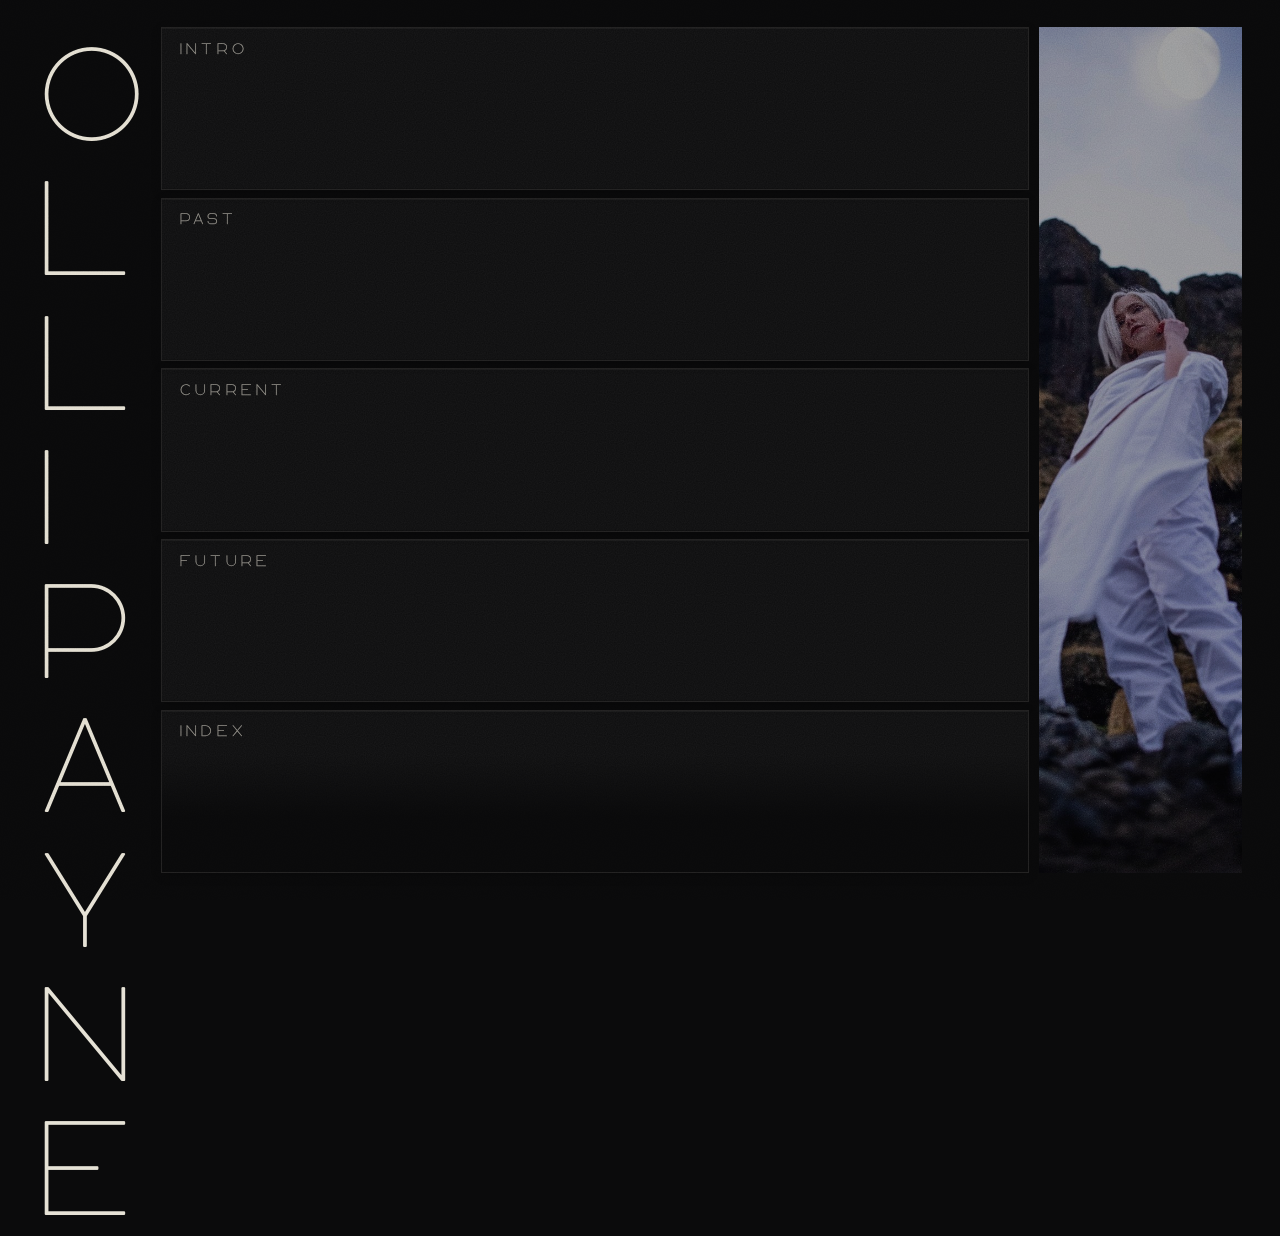
<file: index.html>
<!DOCTYPE html>
<html lang="en">
<head>
  <meta charset="UTF-8" />
  <meta name="viewport" content="width=device-width, initial-scale=1" />
  <link rel="icon" type="image/svg+xml" href="/favicon.svg?v=8" />
  <title>Olli Payne</title>
  <link rel="preconnect" href="https://fonts.googleapis.com" />
  <link rel="preconnect" href="https://fonts.gstatic.com" crossorigin />
  <link href="https://fonts.googleapis.com/css2?family=Noticia+Text:wght@400;700&display=swap" rel="stylesheet" />
  <link rel="stylesheet" href="style.css?v=113" />
</head>
<body>
  <main class="stage">
    <h1 class="name" aria-label="Olli Payne">
      <span class="name__group">
        <span class="name__letter">O</span>
        <span class="name__letter">L</span>
        <span class="name__letter">L</span>
        <span class="name__letter">I</span>
      </span>
      <span class="name__group">
        <span class="name__letter">P</span>
        <span class="name__letter">A</span>
        <span class="name__letter">Y</span>
        <span class="name__letter">N</span>
        <span class="name__letter">E</span>
      </span>
    </h1>

    <section class="panels" aria-label="Sections">
      <article class="panel">
        <h2 class="panel__title">Intro</h2>
        <div class="panel__body">
          <p>My name is Olli Payne &mdash; as a creator, curator, and thinker based in NYC, my work spans design, editorial, and cultural strategy, grounded in a long-term interest in the philosophy of aesthetics.</p>
          <p>I tell people that I&rsquo;m an artist, a futurist, and an optimist &mdash; though none of those labels quite covers it.</p>
          <p>As I see it, the world runs on systems, many of which are flawed, outdated, or weren&rsquo;t necessarily invited &ndash; designed by people with conflicting priorities and legitimized by a society that didn&rsquo;t know it had a choice. I work in the opposite direction, and at the level where the abstract meets the concrete: shaping the stories, aesthetics, and environments that help humanistic systems emerge in synergy with technological progress.</p>
          <p>I&rsquo;m building cultural and physical infrastructure for a future worth living in.</p>
          <p>If any of this resonates, I&rsquo;d love to hear from you. Please reach out at <a href="mailto:olli.vision@protonmail.com">olli.vision@protonmail.com</a> or via discord dm @op1f.jpg</p>
        </div>
        <div class="panel__hud" aria-hidden="true">
          <div class="panel__hud-line panel__hud-line--tag">I &middot; Identity</div>
          <div class="panel__hud-line panel__hud-line--mono"><span class="panel__hud-label">ALIAS</span>= INTROVERB; OP1F.JPG</div>
          <div class="panel__hud-line panel__hud-line--mono"><span class="panel__hud-label">BASE</span>= 40.7&deg;N, 73.9&deg;W</div>
          <div class="panel__hud-line panel__hud-line--mono"><span class="panel__hud-label">LOCAL</span>= <span data-clock>--:--</span></div>
        </div>
      </article>

      <article class="panel">
        <h2 class="panel__title">Past</h2>
        <div class="panel__body">
          <p>I&rsquo;m mostly self-taught. I dropped out of high school, turned down university, and built my education around what I actually needed to know &mdash; including a stint at a secretive psychology research institute in the Bay Area that wasn&rsquo;t exactly accepting applications. At 21, I won a startup competition on national television. Later, I led the design team for an unannounced private estate project commissioned by a Silicon Valley billionaire, developing the design philosophy that now underpins everything I build.</p>
          <p>In 2024 I was awarded a grant by O&rsquo;Shaughnessy Ventures for Possibilia Magazine, my lit mag project that publishes optimistic, realistic sci-fi. In 2025 I completed the Making+Meaning program at SCI-Arc &mdash; combining robots, Wolfram fractals, and textile design to create a posture-correcting garment from a strip of canvas fabric and the letter Q.</p>
        </div>
        <div class="panel__hud" aria-hidden="true">
          <div class="panel__hud-line panel__hud-line--tag">II &middot; Archive</div>
          <div class="panel__hud-line panel__hud-line--mono"><span class="panel__hud-label">MODE</span>= SELF-DIRECTED</div>
          <div class="panel__hud-line panel__hud-line--mono"><span class="panel__hud-label">INSTITUTIONS</span>= 05</div>
          <div class="panel__hud-line panel__hud-line--mono"><span class="panel__hud-label">LATEST</span>= SCI-ARC M+M 2025</div>
        </div>
      </article>

      <article class="panel">
        <h2 class="panel__title">Current</h2>
        <div class="panel__body">
          <p>Founder and Executive Director of the Foundation for Future Aesthetics, through which I curate art exhibitions and publish Possibilia Magazine.</p>
          <p>Co-leader of an unannounced city-building project.</p>
          <p>Volunteer community manager of the Quantum Biology DAO, working on governance and sustainable funding models for decentralized science.</p>
        </div>
        <div class="panel__corner-links">
          <a href="https://www.futureaesthetics.foundation/" target="_blank" rel="noopener">Foundation for Future Aesthetics</a>
          <a href="https://www.futureaesthetics.foundation/possibiliamag" target="_blank" rel="noopener">Possibilia Magazine &mdash; Story Submissions Open</a>
          <a href="https://www.quantumbiology.xyz/" target="_blank" rel="noopener">Quantum Biology DAO</a>
        </div>
        <div class="panel__hud" aria-hidden="true">
          <div class="panel__hud-line panel__hud-line--tag">III &middot; Field</div>
          <div class="panel__hud-line panel__hud-line--mono"><span class="panel__hud-label">ACTIVE</span>= 03</div>
          <div class="panel__hud-line panel__hud-line--mono"><span class="panel__hud-label">ORGS</span>= FFA / POSSIBILIA / QBDAO</div>
          <div class="panel__hud-line panel__hud-line--mono"><span class="panel__hud-label">CADENCE</span>= ONGOING</div>
        </div>
      </article>

      <article class="panel">
        <h2 class="panel__title">Future</h2>
        <div class="panel__body">
          <ul class="panel__timeline">
            <li>
              <span class="panel__timeline-date">TBD Summer 2026</span>
              OURS, a group exhibition and salon opening in NYC.
            </li>
            <li>
              <span class="panel__timeline-date">TBD Fall 2026</span>
              Birth of first child.
            </li>
            <li>
              <span class="panel__timeline-date">January 2027</span>
              Issue Zero of Possibilia Magazine launch &amp; distribution.
            </li>
            <li>
              <span class="panel__timeline-date">TBD 2027</span>
              Wearable quantum biology biotech product launch.
            </li>
          </ul>
        </div>
        <div class="panel__hud" aria-hidden="true">
          <div class="panel__hud-line panel__hud-line--tag">IV &middot; Horizon</div>
          <div class="panel__hud-line panel__hud-line--mono"><span class="panel__hud-label">PIPELINE</span>= 04</div>
          <div class="panel__hud-line panel__hud-line--mono"><span class="panel__hud-label">SPAN</span>= 2026&mdash;2027</div>
          <div class="panel__hud-line panel__hud-line--mono"><span class="panel__hud-label">SCOPE</span>= ART / LIFE / SCIENCE</div>
        </div>
      </article>

      <article class="panel">
        <h2 class="panel__title">Index</h2>
        <div class="panel__body panel__body--mirror">
          <div class="panel__sort" data-sort-toggle>
            <span class="panel__sort-label">sort by:</span>
            <button class="panel__sort-option is-active" type="button" data-sort="author">Author&rsquo;s Choice</button>
            <button class="panel__sort-option" type="button" data-sort="date">Date</button>
          </div>
          <ol class="manifestations__list" data-manifestations>
            <!-- Author's Choice manual order. Date sort is computed in JS:
                 in-progress entries pinned to top by % descending, dated
                 entries below newest-first. -->

            <li class="manifest-entry" data-date="2024-06-13">
              <a class="manifest-entry__row" href="/manifestations/redacted/">
                <span class="manifest-entry__meta">2024.06.13</span>
                <span class="manifest-entry__title">[REDACTED] Architectural Project</span>
                <span class="manifest-entry__indicator manifest-entry__indicator--arrow" aria-hidden="true">&rarr;</span>
              </a>
            </li>

            <li class="manifest-entry" data-date="2025-07-15">
              <a class="manifest-entry__row" href="/manifestations/rule-90/">
                <span class="manifest-entry__meta">2025.07.15</span>
                <span class="manifest-entry__title">Rule 90 Admiral&rsquo;s Vest</span>
                <span class="manifest-entry__indicator manifest-entry__indicator--arrow" aria-hidden="true">&rarr;</span>
              </a>
            </li>

            <li class="manifest-entry" data-date="2025-07-25">
              <a class="manifest-entry__row" href="/manifestations/ovamanner/">
                <span class="manifest-entry__meta">2025.07.25</span>
                <span class="manifest-entry__title">OvaManner</span>
                <span class="manifest-entry__indicator manifest-entry__indicator--arrow" aria-hidden="true">&rarr;</span>
              </a>
            </li>

            <li class="manifest-entry" data-date="2025-05-22">
              <a class="manifest-entry__row" href="/manifestations/nice-space/">
                <span class="manifest-entry__meta">2025.05.22</span>
                <span class="manifest-entry__title">a nice space for myself</span>
                <span class="manifest-entry__indicator manifest-entry__indicator--arrow" aria-hidden="true">&rarr;</span>
              </a>
            </li>

            <li class="manifest-entry" data-date="2026-04-15">
              <a class="manifest-entry__row" href="https://introverb.github.io/gradiatron3000/" target="_blank" rel="noopener">
                <span class="manifest-entry__meta">2026.04.15</span>
                <span class="manifest-entry__title">Gradiatron 3000</span>
                <span class="manifest-entry__indicator manifest-entry__indicator--arrow" aria-hidden="true">&rarr;</span>
              </a>
            </li>

            <li class="manifest-entry" data-date="2026-04-19">
              <a class="manifest-entry__row" href="https://qubiereport.up.railway.app/" target="_blank" rel="noopener">
                <span class="manifest-entry__meta">2026.04.19</span>
                <span class="manifest-entry__title">Qubie News</span>
                <span class="manifest-entry__indicator manifest-entry__indicator--arrow" aria-hidden="true">&rarr;</span>
              </a>
            </li>

            <li class="manifest-entry" data-date="2023-11-27">
              <a class="manifest-entry__row" href="/manifestations/altese-fulcrum/">
                <span class="manifest-entry__meta">2023.11.27</span>
                <span class="manifest-entry__title">The Altese Fulcrum</span>
                <span class="manifest-entry__indicator manifest-entry__indicator--arrow" aria-hidden="true">&rarr;</span>
              </a>
            </li>

            <li class="manifest-entry" data-percent="89">
              <details class="manifest-entry__details">
                <summary class="manifest-entry__row">
                  <span class="manifest-entry__meta">In Progress</span>
                  <span class="manifest-entry__title">Kaizo Ironmon Challenge</span>
                  <span class="manifest-entry__indicator">
                    <span class="manifest-entry__bar"><span class="manifest-entry__bar-fill" style="width: 89%"></span></span>
                    <span class="manifest-entry__pct">89%</span>
                  </span>
                  <span class="manifest-entry__chevron" aria-hidden="true"></span>
                </summary>
                <div class="manifest-entry__blurb">
                  <p>I am currently trying to complete the hardest known Pok&eacute;mon randomized emulator challenge on Pok&eacute;mon Fire Red.</p>
                  <span class="manifest-entry__blurb-stat">personal best: Bruno No. 2</span>
                </div>
              </details>
            </li>

            <li class="manifest-entry" data-percent="15">
              <details class="manifest-entry__details">
                <summary class="manifest-entry__row">
                  <span class="manifest-entry__meta">In Progress</span>
                  <span class="manifest-entry__title">FLW Meditations</span>
                  <span class="manifest-entry__indicator">
                    <span class="manifest-entry__bar"><span class="manifest-entry__bar-fill" style="width: 15%"></span></span>
                    <span class="manifest-entry__pct">15%</span>
                  </span>
                  <span class="manifest-entry__chevron" aria-hidden="true"></span>
                </summary>
                <div class="manifest-entry__blurb">
                  <p>An ongoing case study of Frank Lloyd Wright, and the development of my thesis on how his work aims to limit agency and belittle the personhood of human beings.</p>
                  <span class="manifest-entry__blurb-stat">sites visited: 3</span>
                </div>
              </details>
            </li>

            <li class="manifest-entry" data-percent="5">
              <details class="manifest-entry__details">
                <summary class="manifest-entry__row">
                  <span class="manifest-entry__meta">In Progress</span>
                  <span class="manifest-entry__title">I won a TLC reality show for female entrepreneurs &mdash; and never saw the $100k prize money</span>
                  <span class="manifest-entry__indicator">
                    <span class="manifest-entry__bar"><span class="manifest-entry__bar-fill" style="width: 5%"></span></span>
                    <span class="manifest-entry__pct">5%</span>
                  </span>
                  <span class="manifest-entry__chevron" aria-hidden="true"></span>
                </summary>
                <div class="manifest-entry__blurb">
                  <p>In 2016, I competed in and won TLC&rsquo;s pilot season of <em>Girl Starter</em>, a reality show framed as a launchpad for women entrepreneurs. The $100,000 prize was withheld from me and my cofounder. I&rsquo;m writing about how the showrunners intentionally weaponized class precarity and financial coercion against the young women it claimed to elevate. I might get sued for this, we&rsquo;ll see.</p>
                  <span class="manifest-entry__blurb-stat">Lawyers Contacted: 6</span>
                </div>
              </details>
            </li>

            <li class="manifest-entry" data-percent="25">
              <details class="manifest-entry__details">
                <summary class="manifest-entry__row">
                  <span class="manifest-entry__meta">In Progress</span>
                  <span class="manifest-entry__title">The Pantheon in Palettes</span>
                  <span class="manifest-entry__indicator">
                    <span class="manifest-entry__bar"><span class="manifest-entry__bar-fill" style="width: 25%"></span></span>
                    <span class="manifest-entry__pct">25%</span>
                  </span>
                  <span class="manifest-entry__chevron" aria-hidden="true"></span>
                </summary>
                <div class="manifest-entry__blurb">
                  <p>A collection of collages, each created for a different Greek god or goddess and represented in the form of a unified color and concept palette.</p>
                  <span class="manifest-entry__blurb-stat">gods offered to: 4/16</span>
                </div>
              </details>
            </li>

            <li class="manifest-entry" data-date="2023-06-09">
              <a class="manifest-entry__row" href="/manifestations/updog/">
                <span class="manifest-entry__meta">2023.06.09</span>
                <span class="manifest-entry__title">Updog</span>
                <span class="manifest-entry__indicator manifest-entry__indicator--arrow" aria-hidden="true">&rarr;</span>
              </a>
            </li>

            <li class="manifest-entry" data-percent="47">
              <details class="manifest-entry__details">
                <summary class="manifest-entry__row">
                  <span class="manifest-entry__meta">In Progress</span>
                  <span class="manifest-entry__title">The Time I Was Legally Kidnapped and Sent to Live in a Cult &mdash; a true story</span>
                  <span class="manifest-entry__indicator">
                    <span class="manifest-entry__bar"><span class="manifest-entry__bar-fill" style="width: 47%"></span></span>
                    <span class="manifest-entry__pct">47%</span>
                  </span>
                  <span class="manifest-entry__chevron" aria-hidden="true"></span>
                </summary>
                <div class="manifest-entry__blurb">
                  <p>The story of my experience in the Teen Challenge Columbus Girls Academy, a &ldquo;therapeutic boarding school&rdquo; which I attended against my will in 2011.</p>
                  <span class="manifest-entry__blurb-stat manifest-entry__blurb-stat--warning">Trigger Warnings: abuse, cults, brainwashing, religious radicalism, isolation, subversion, self-harm including eating disorders, homophobia, death</span>
                  <span class="manifest-entry__blurb-stat">words written: 3500+</span>
                </div>
              </details>
            </li>
          </ol>
        </div>
        <div class="panel__hud" aria-hidden="true">
          <div class="panel__hud-line panel__hud-line--tag">V &middot; Catalog</div>
          <div class="panel__hud-line panel__hud-line--mono"><span class="panel__hud-label">PROJECTS</span>= 03</div>
          <div class="panel__hud-line panel__hud-line--mono"><span class="panel__hud-label">MANIFESTATIONS</span>= 13</div>
          <div class="panel__hud-line panel__hud-line--mono"><span class="panel__hud-label">LATEST</span>= 2026.04.19</div>
        </div>
      </article>
    </section>

    <figure class="portrait">
      <img src="images/op-vik-web.jpg" alt="Olli Payne, Iceland" />
    </figure>

    <div class="hero-cloud" aria-hidden="true">
      <svg class="hero-particles" viewBox="0 0 200 200" preserveAspectRatio="xMidYMid slice">
        <g class="hero-particles__group"></g>
      </svg>
    </div>
  </main>
  <script src="script.js?v=30" defer></script>
</body>
</html>
</file>
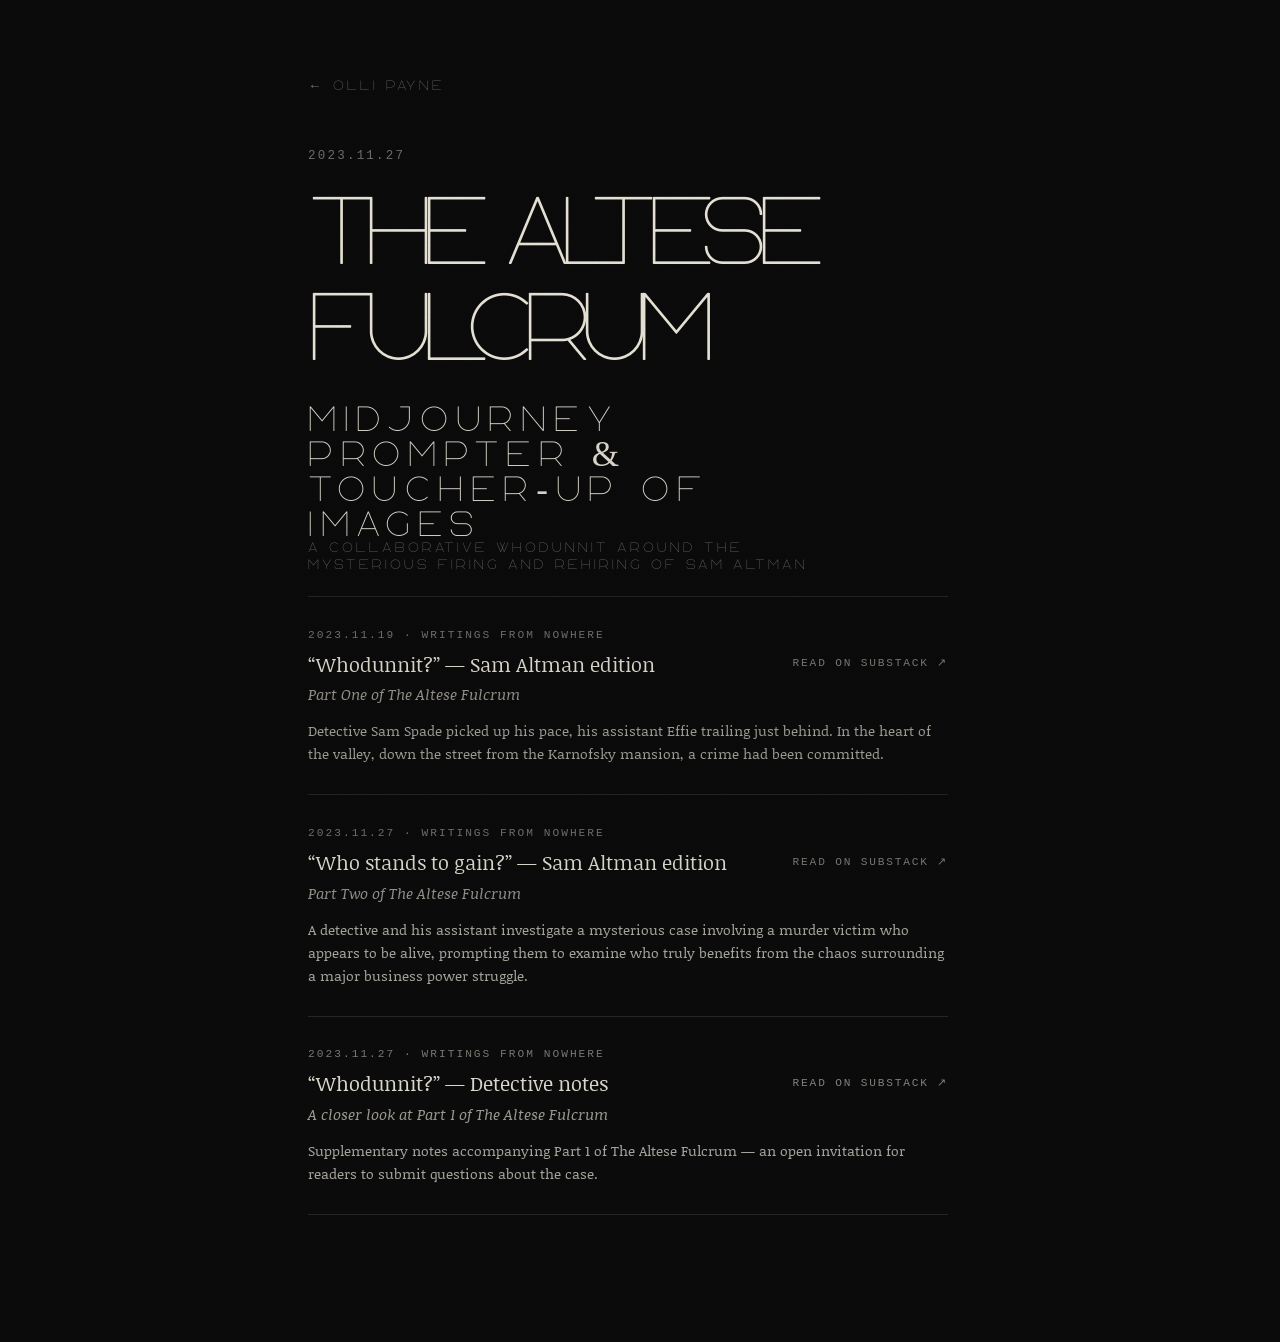
<file: manifestations/altese-fulcrum/index.html>
<!DOCTYPE html>
<html lang="en">
<head>
  <meta charset="UTF-8" />
  <meta name="viewport" content="width=device-width, initial-scale=1" />
  <link rel="icon" type="image/svg+xml" href="/favicon.svg?v=8" />
  <title>The Altese Fulcrum &middot; Olli Payne</title>
  <link rel="preconnect" href="https://fonts.googleapis.com" />
  <link rel="preconnect" href="https://fonts.gstatic.com" crossorigin />
  <link href="https://fonts.googleapis.com/css2?family=Noticia+Text:wght@400;700&display=swap" rel="stylesheet" />
  <link rel="stylesheet" href="/style.css?v=93" />
</head>
<body class="page-entry">
  <main class="entry">
    <nav class="entry__nav">
      <a class="entry__back" href="/">&larr; Olli Payne</a>
    </nav>

    <header class="entry__header">
      <span class="entry__date">2023.11.27</span>
      <h1 class="entry__title">The Altese<br />Fulcrum</h1>
    </header>

    <article class="entry__body">
      <header class="entry__subhead-block">
        <h2 class="entry__subhead">Midjourney Prompter &amp; Toucher-Up of Images</h2>
        <p class="entry__attribution">A collaborative whodunnit around the mysterious firing and rehiring of Sam Altman</p>
      </header>

      <a class="entry__substack-card" href="https://jocelynmcmanus.substack.com/p/whodunnit-sam-altman-edition" target="_blank" rel="noopener">
        <span class="entry__substack-card__meta">2023.11.19 &middot; Writings from Nowhere</span>
        <span class="entry__substack-card__title">&ldquo;Whodunnit?&rdquo; &mdash; Sam Altman edition</span>
        <span class="entry__substack-card__cta">Read on Substack &nearr;</span>
        <span class="entry__substack-card__dek">Part One of The Altese Fulcrum</span>
        <span class="entry__substack-card__excerpt">Detective Sam Spade picked up his pace, his assistant Effie trailing just behind. In the heart of the valley, down the street from the Karnofsky mansion, a crime had been committed.</span>
      </a>

      <a class="entry__substack-card" href="https://jocelynmcmanus.substack.com/p/who-stands-to-gain-sam-altman-edition" target="_blank" rel="noopener">
        <span class="entry__substack-card__meta">2023.11.27 &middot; Writings from Nowhere</span>
        <span class="entry__substack-card__title">&ldquo;Who stands to gain?&rdquo; &mdash; Sam Altman edition</span>
        <span class="entry__substack-card__cta">Read on Substack &nearr;</span>
        <span class="entry__substack-card__dek">Part Two of The Altese Fulcrum</span>
        <span class="entry__substack-card__excerpt">A detective and his assistant investigate a mysterious case involving a murder victim who appears to be alive, prompting them to examine who truly benefits from the chaos surrounding a major business power struggle.</span>
      </a>

      <a class="entry__substack-card" href="https://jocelynmcmanus.substack.com/p/whodunnit-detective-notes" target="_blank" rel="noopener">
        <span class="entry__substack-card__meta">2023.11.27 &middot; Writings from Nowhere</span>
        <span class="entry__substack-card__title">&ldquo;Whodunnit?&rdquo; &mdash; Detective notes</span>
        <span class="entry__substack-card__cta">Read on Substack &nearr;</span>
        <span class="entry__substack-card__dek">A closer look at Part 1 of The Altese Fulcrum</span>
        <span class="entry__substack-card__excerpt">Supplementary notes accompanying Part 1 of The Altese Fulcrum &mdash; an open invitation for readers to submit questions about the case.</span>
      </a>
    </article>
  </main>
</body>
</html>
</file>
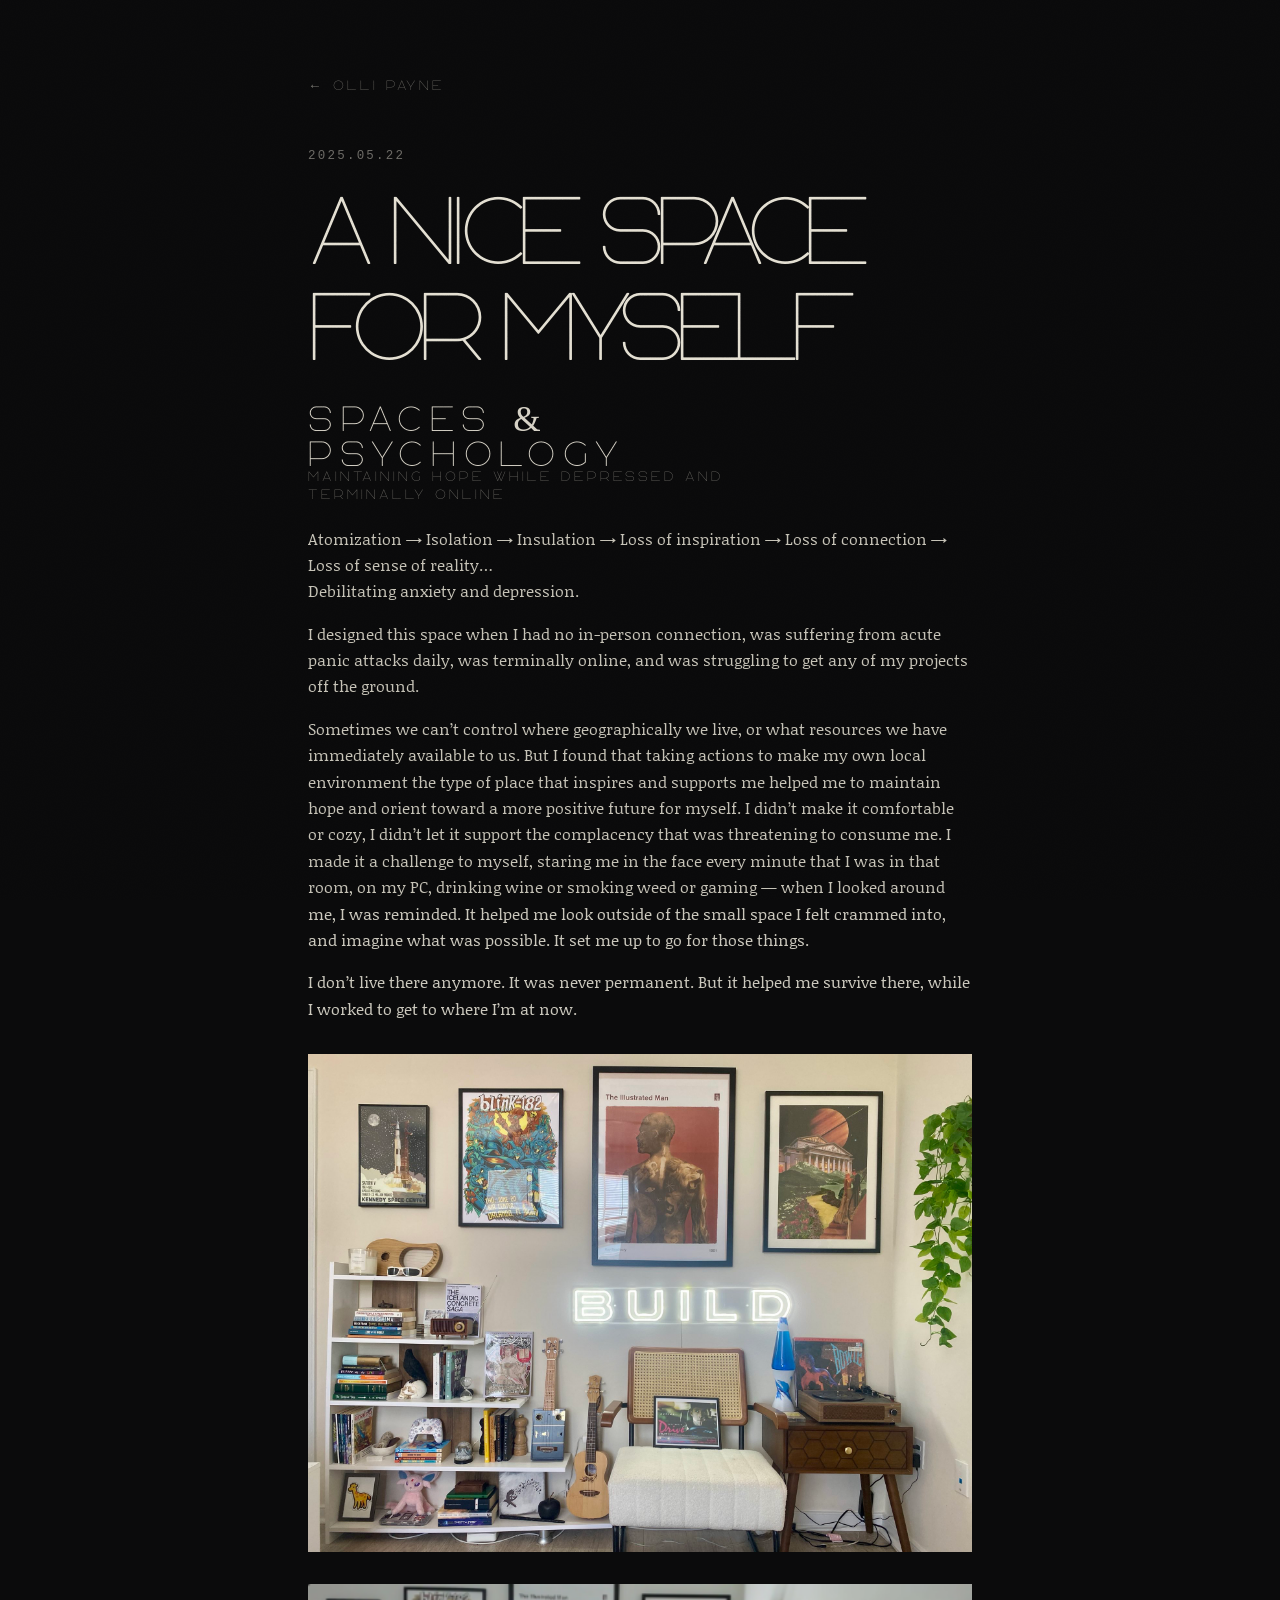
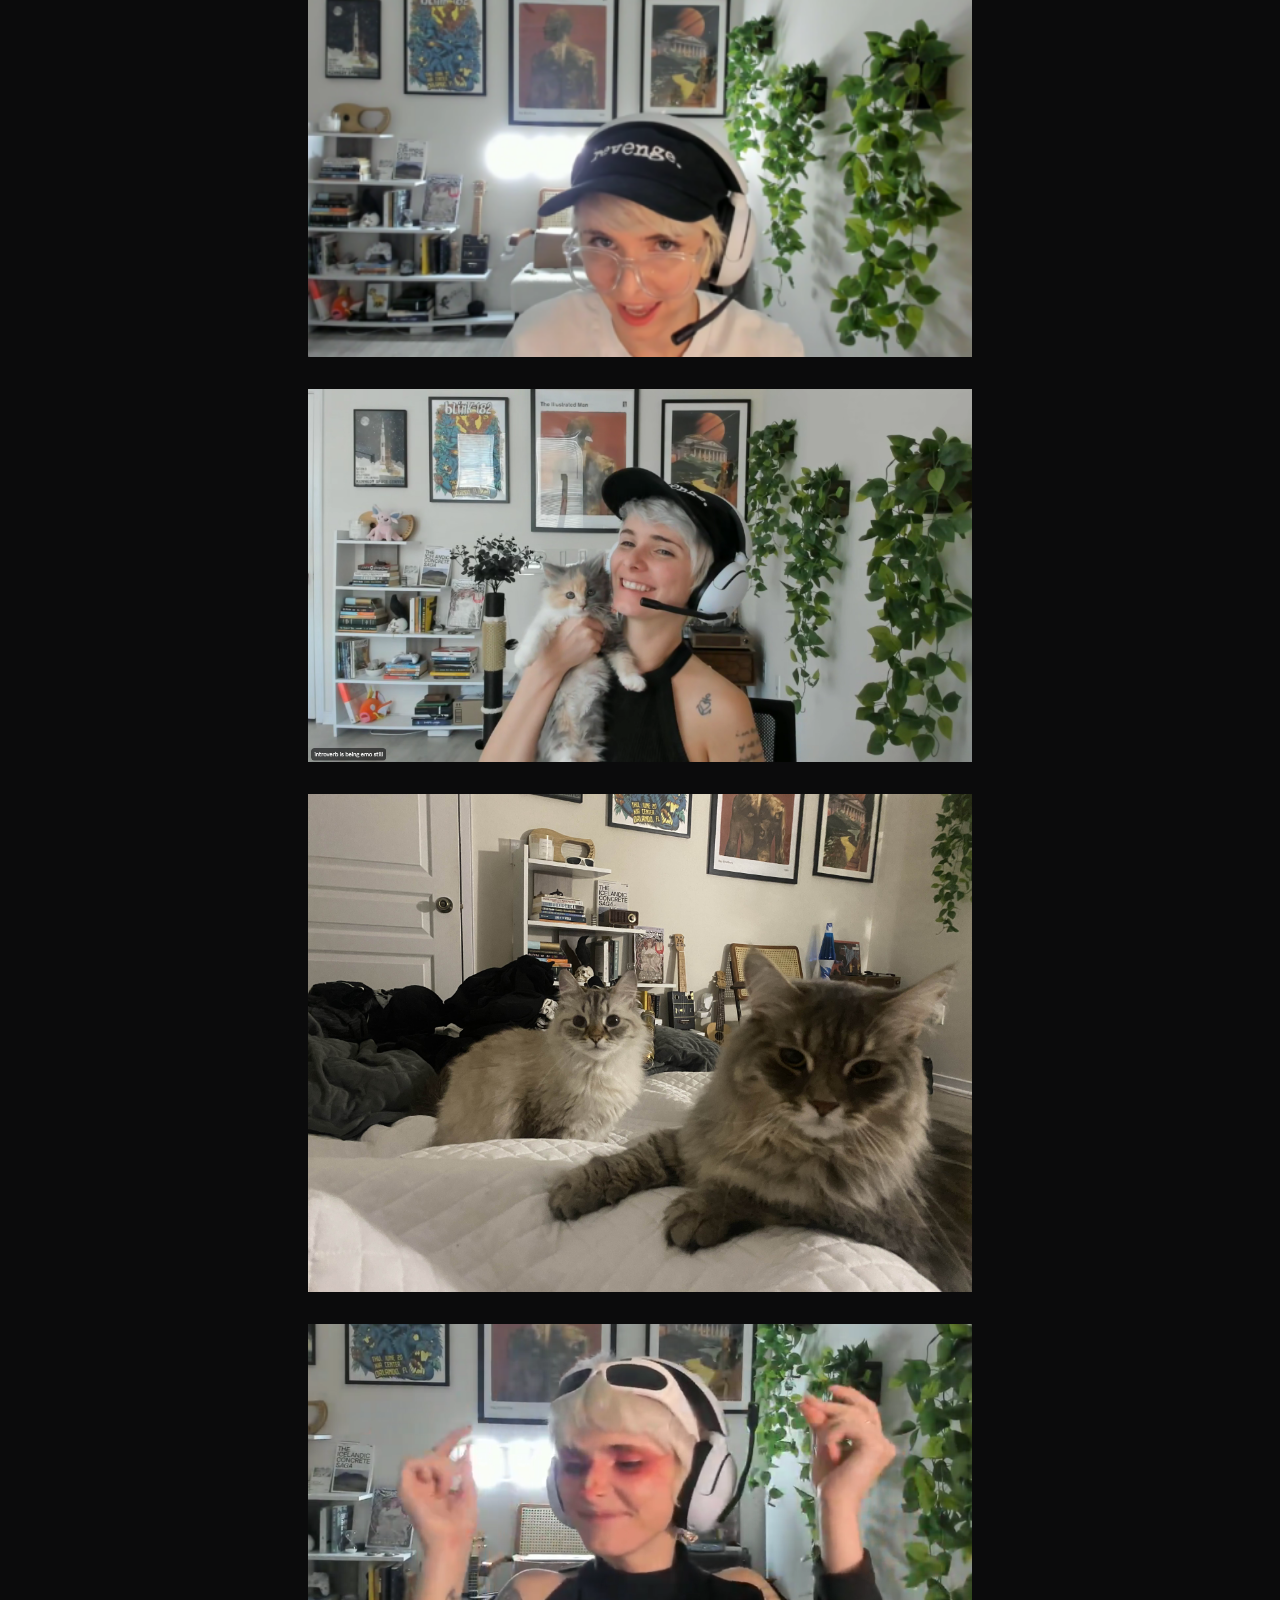
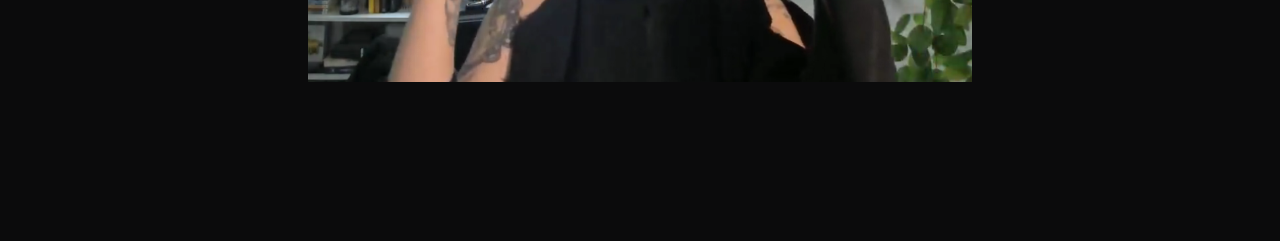
<file: manifestations/nice-space/index.html>
<!DOCTYPE html>
<html lang="en">
<head>
  <meta charset="UTF-8" />
  <meta name="viewport" content="width=device-width, initial-scale=1" />
  <link rel="icon" type="image/svg+xml" href="/favicon.svg?v=8" />
  <title>A Nice Space for Myself &middot; Olli Payne</title>
  <link rel="preconnect" href="https://fonts.googleapis.com" />
  <link rel="preconnect" href="https://fonts.gstatic.com" crossorigin />
  <link href="https://fonts.googleapis.com/css2?family=Noticia+Text:wght@400;700&display=swap" rel="stylesheet" />
  <link rel="stylesheet" href="/style.css?v=91" />
</head>
<body class="page-entry">
  <main class="entry">
    <nav class="entry__nav">
      <a class="entry__back" href="/">&larr; Olli Payne</a>
    </nav>

    <header class="entry__header">
      <span class="entry__date">2025.05.22</span>
      <h1 class="entry__title">A N<span class="entry__title-i">i</span>ce Space<br />for Myself</h1>
    </header>

    <article class="entry__body">
      <header class="entry__subhead-block">
        <h2 class="entry__subhead">Spaces &amp; Psychology</h2>
        <p class="entry__attribution">Maintaining hope while depressed and terminally online</p>
      </header>

      <p>Atomization &rarr; Isolation &rarr; Insulation &rarr; Loss of inspiration &rarr; Loss of connection &rarr;<br />
        Loss of sense of reality&hellip;<br />
        Debilitating anxiety and depression.</p>

      <p>I designed this space when I had no in-person connection, was suffering from acute panic attacks daily, was terminally online, and was struggling to get any of my projects off the ground.</p>

      <p>Sometimes we can&rsquo;t control where geographically we live, or what resources we have immediately available to us. But I found that taking actions to make my own local environment the type of place that inspires and supports me helped me to maintain hope and orient toward a more positive future for myself. I didn&rsquo;t make it comfortable or cozy, I didn&rsquo;t let it support the complacency that was threatening to consume me. I made it a challenge to myself, staring me in the face every minute that I was in that room, on my PC, drinking wine or smoking weed or gaming &mdash; when I looked around me, I was reminded. It helped me look outside of the small space I felt crammed into, and imagine what was possible. It set me up to go for those things.</p>

      <p>I don&rsquo;t live there anymore. It was never permanent. But it helped me survive there, while I worked to get to where I&rsquo;m at now.</p>

      <figure class="entry__fig">
        <img loading="lazy" decoding="async" src="bedroomwall.jpg" alt="Bedroom wall" />
      </figure>

      <figure class="entry__fig">
        <img loading="lazy" decoding="async" src="yapping.webp" alt="Yapping" />
      </figure>

      <figure class="entry__fig">
        <img loading="lazy" decoding="async" src="beatrice.png" alt="Beatrice" />
      </figure>

      <figure class="entry__fig">
        <img loading="lazy" decoding="async" src="dante-and-virgil.jpg" alt="Dante and Virgil" />
      </figure>

      <figure class="entry__fig">
        <img loading="lazy" decoding="async" src="olli-in-natural-habitat.png" alt="Olli in his natural habitat" />
      </figure>
    </article>
  </main>
</body>
</html>
</file>
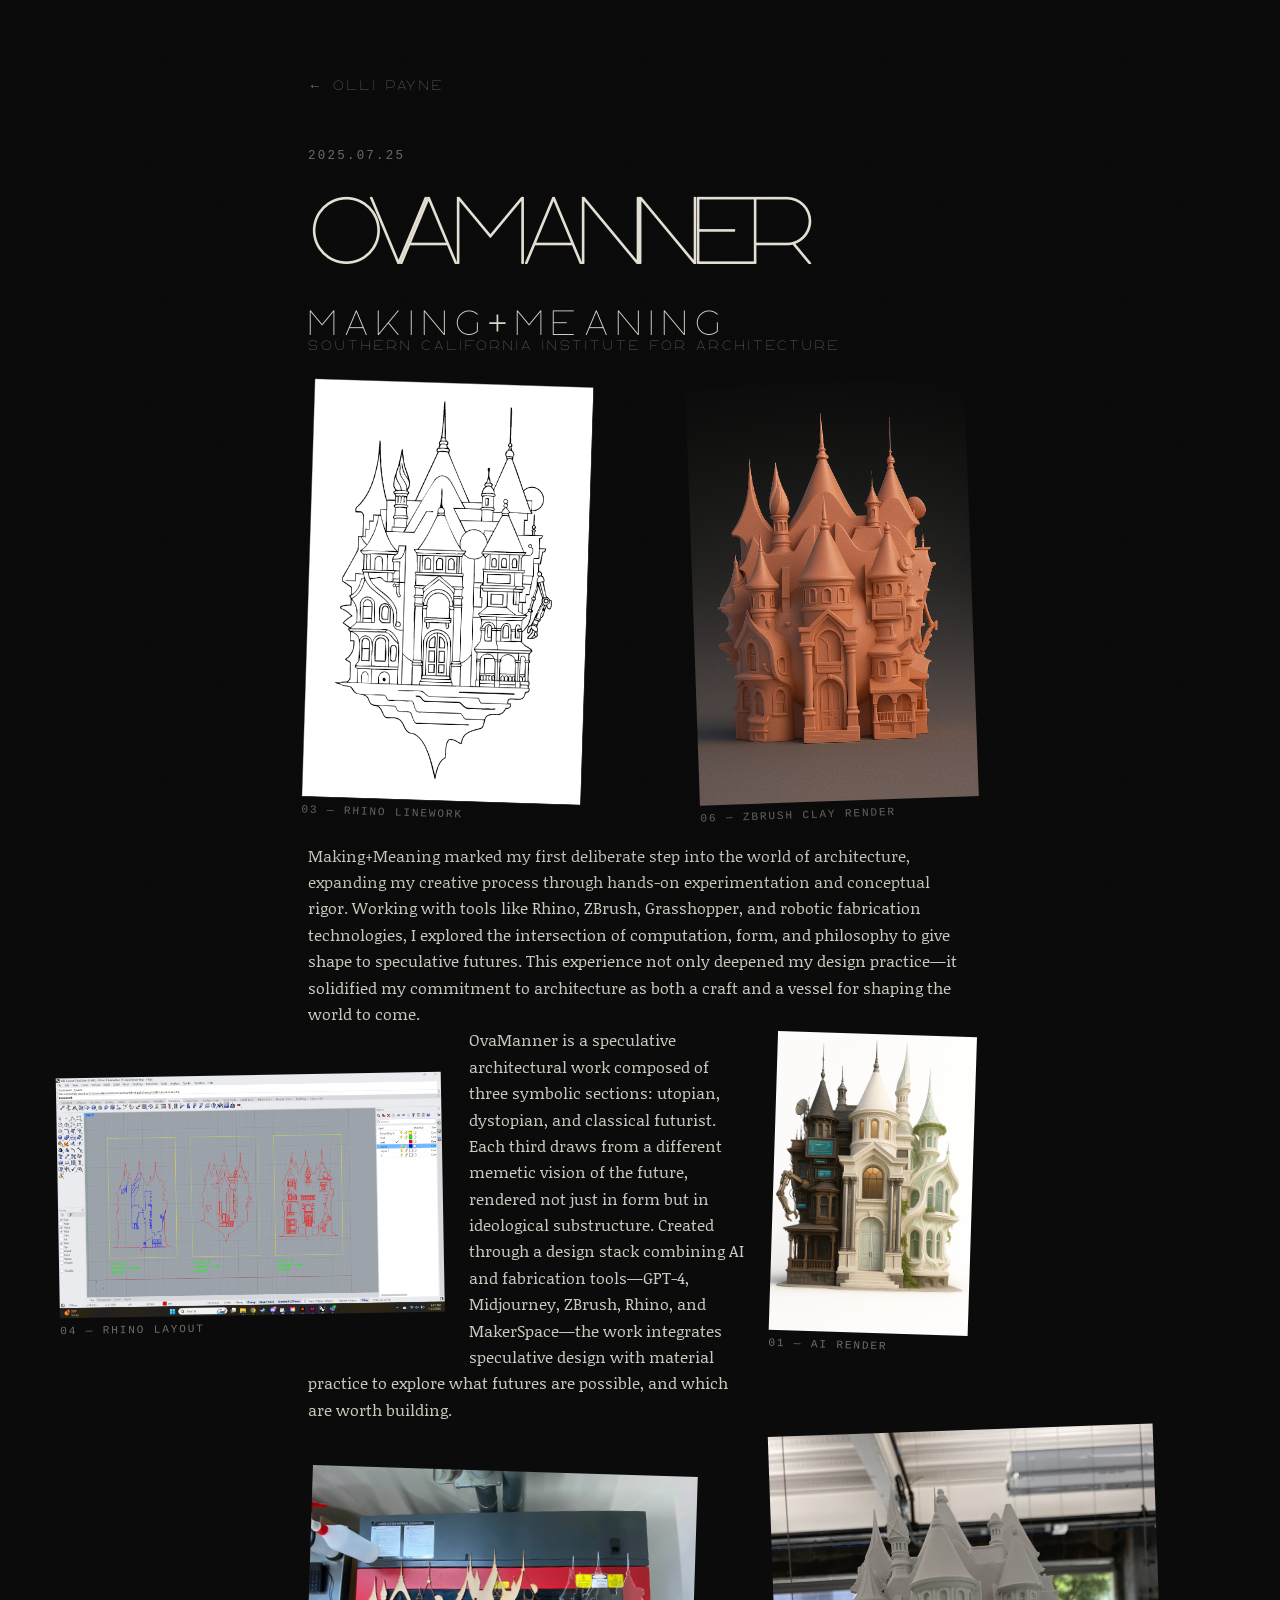
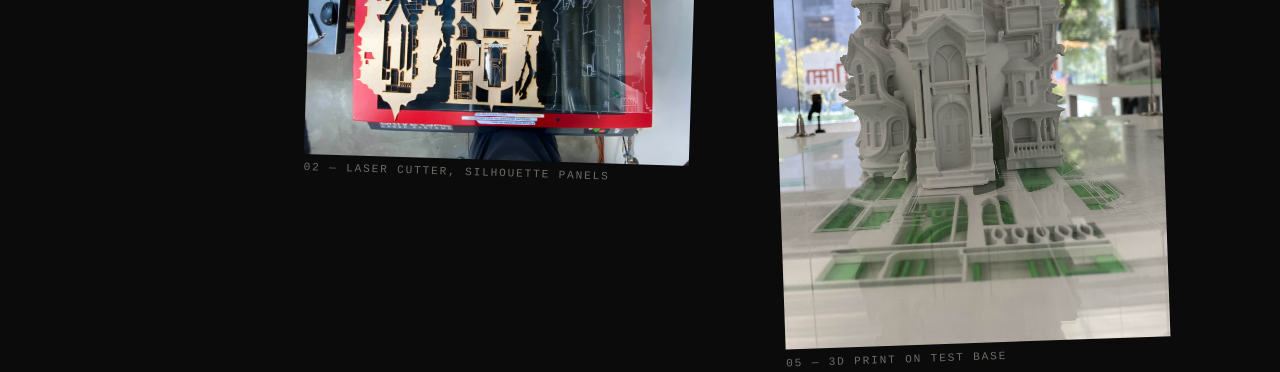
<file: manifestations/ovamanner/index.html>
<!DOCTYPE html>
<html lang="en">
<head>
  <meta charset="UTF-8" />
  <meta name="viewport" content="width=device-width, initial-scale=1" />
  <link rel="icon" type="image/svg+xml" href="/favicon.svg?v=8" />
  <title>OvaManner &middot; Olli Payne</title>
  <link rel="preconnect" href="https://fonts.googleapis.com" />
  <link rel="preconnect" href="https://fonts.gstatic.com" crossorigin />
  <link href="https://fonts.googleapis.com/css2?family=Noticia+Text:wght@400;700&display=swap" rel="stylesheet" />
  <link rel="stylesheet" href="/style.css?v=71" />
</head>
<body class="page-entry">
  <main class="entry">
    <nav class="entry__nav">
      <a class="entry__back" href="/">&larr; Olli Payne</a>
    </nav>

    <header class="entry__header">
      <span class="entry__date">2025.07.25</span>
      <h1 class="entry__title">OvaManner</h1>
    </header>

    <article class="entry__body">
      <header class="entry__subhead-block">
        <h2 class="entry__subhead">Making+Meaning</h2>
        <p class="entry__attribution">Southern California Institute for Architecture</p>
      </header>

      <figure class="entry__fig entry__fig--right entry__fig--md entry__fig--tilt-l">
        <img loading="lazy" decoding="async" src="images/06-render-clay.png" alt="ZBrush clay render of OvaManner in peach tones" />
        <figcaption>06 &mdash; ZBrush clay render</figcaption>
      </figure>

      <figure class="entry__fig entry__fig--left entry__fig--md entry__fig--tilt-r">
        <img loading="lazy" decoding="async" src="images/03-line-drawing.png" alt="Rhino linework, front elevation" />
        <figcaption>03 &mdash; Rhino linework</figcaption>
      </figure>

      <p>Making+Meaning marked my first deliberate step into the world of architecture, expanding my creative process through hands-on experimentation and conceptual rigor. Working with tools like Rhino, ZBrush, Grasshopper, and robotic fabrication technologies, I explored the intersection of computation, form, and philosophy to give shape to speculative futures. This experience not only deepened my design practice&mdash;it solidified my commitment to architecture as both a craft and a vessel for shaping the world to come.</p>

      <figure class="entry__fig entry__fig--left entry__fig--lg entry__fig--outset-far entry__fig--tilt-l-soft" style="margin-top: 3em; margin-left: -250px;">
        <img loading="lazy" decoding="async" src="images/04-rhino.png" alt="Rhino layout screenshot" />
        <figcaption>04 &mdash; Rhino layout</figcaption>
      </figure>

      <figure class="entry__fig entry__fig--right entry__fig--sm entry__fig--tilt-r">
        <img loading="lazy" decoding="async" src="images/01-render-multicolor.png" alt="AI render of OvaManner in full color" />
        <figcaption>01 &mdash; AI render</figcaption>
      </figure>

      <p>OvaManner is a speculative architectural work composed of three symbolic sections: utopian, dystopian, and classical futurist. Each third draws from a different memetic vision of the future, rendered not just in form but in ideological substructure. Created through a design stack combining AI and fabrication tools&mdash;GPT-4, Midjourney, ZBrush, Rhino, and MakerSpace&mdash;the work integrates speculative design with material practice to explore what futures are possible, and which are worth building.</p>

      <figure class="entry__fig entry__fig--left entry__fig--lg entry__fig--tilt-r" style="margin-top: 3em;">
        <img loading="lazy" decoding="async" src="images/02-laser-cut.jpg" alt="Laser cutter producing silhouette panels" />
        <figcaption>02 &mdash; Laser cutter, silhouette panels</figcaption>
      </figure>

      <figure class="entry__fig entry__fig--right entry__fig--lg entry__fig--outset-far entry__fig--tilt-l">
        <img loading="lazy" decoding="async" src="images/05-print-white.jpg" alt="White 3D print on green base" />
        <figcaption>05 &mdash; 3D print on test base</figcaption>
      </figure>
    </article>
  </main>
</body>
</html>
</file>
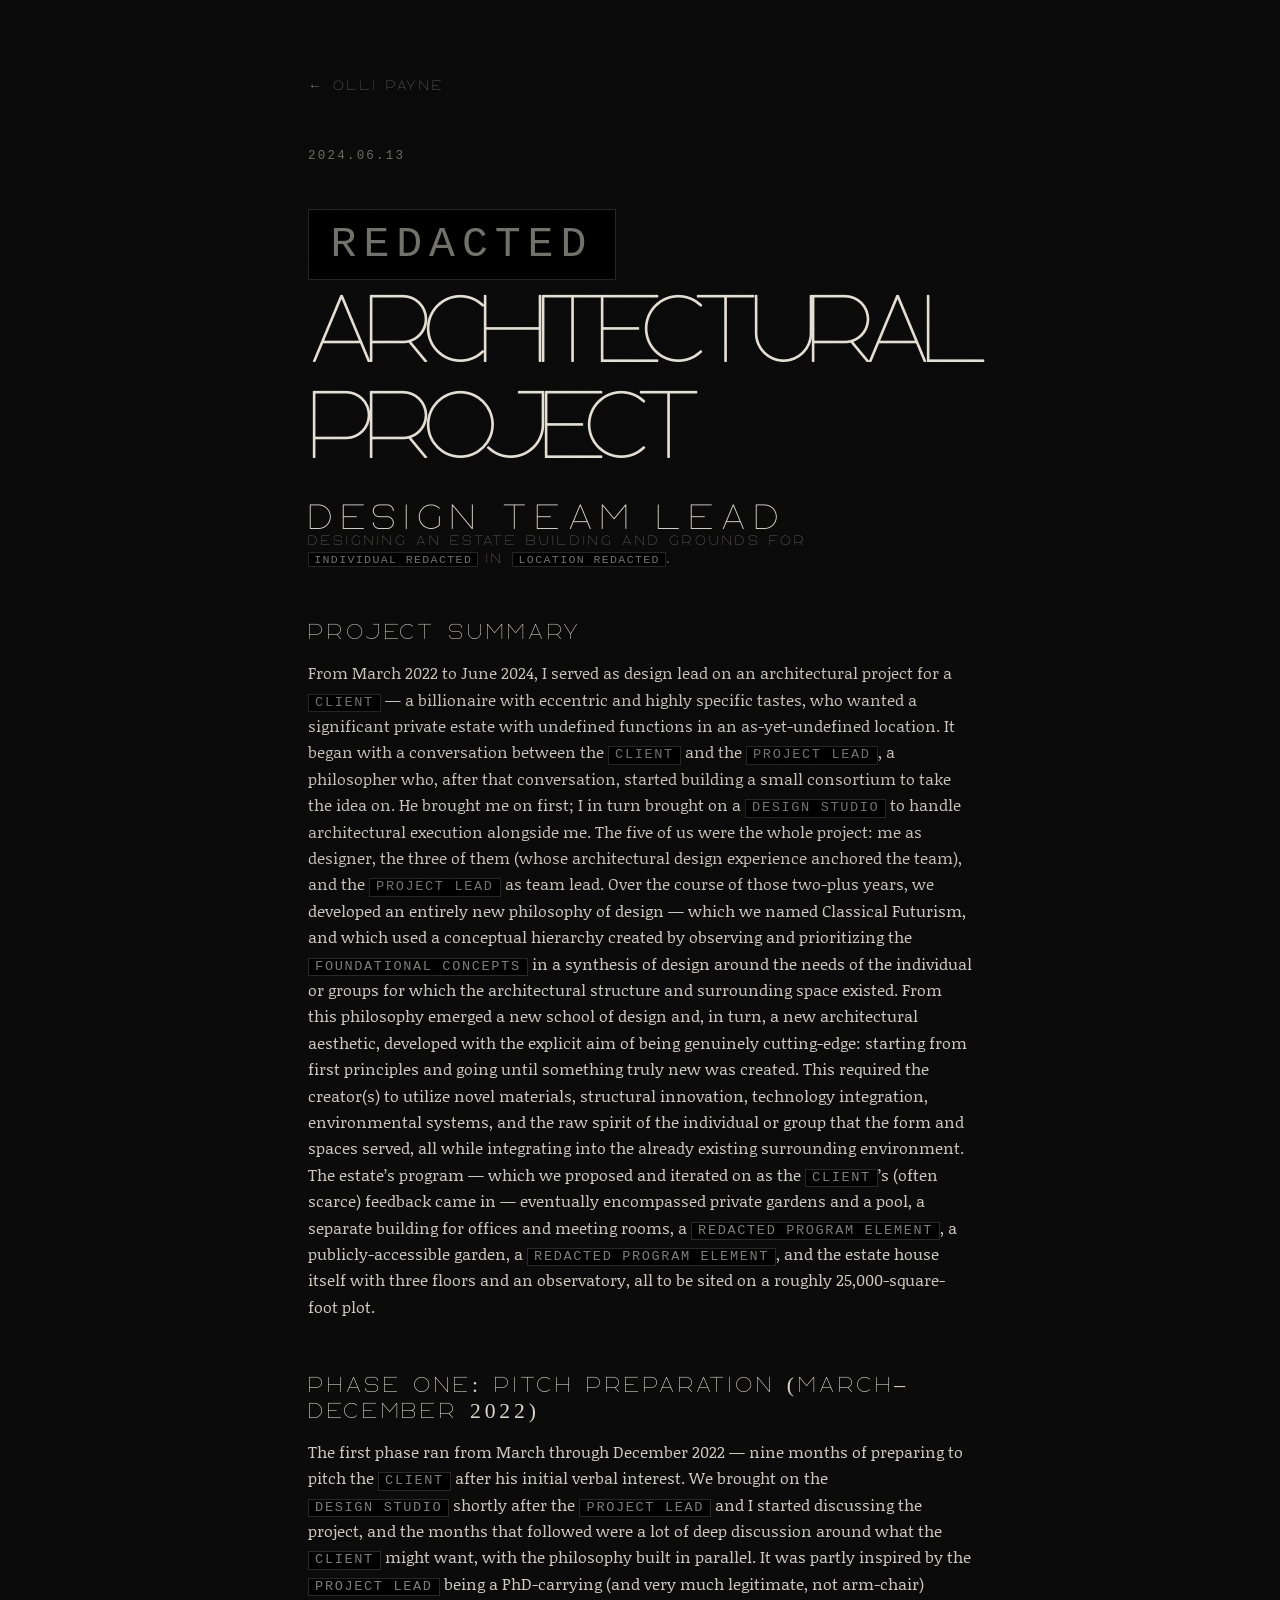
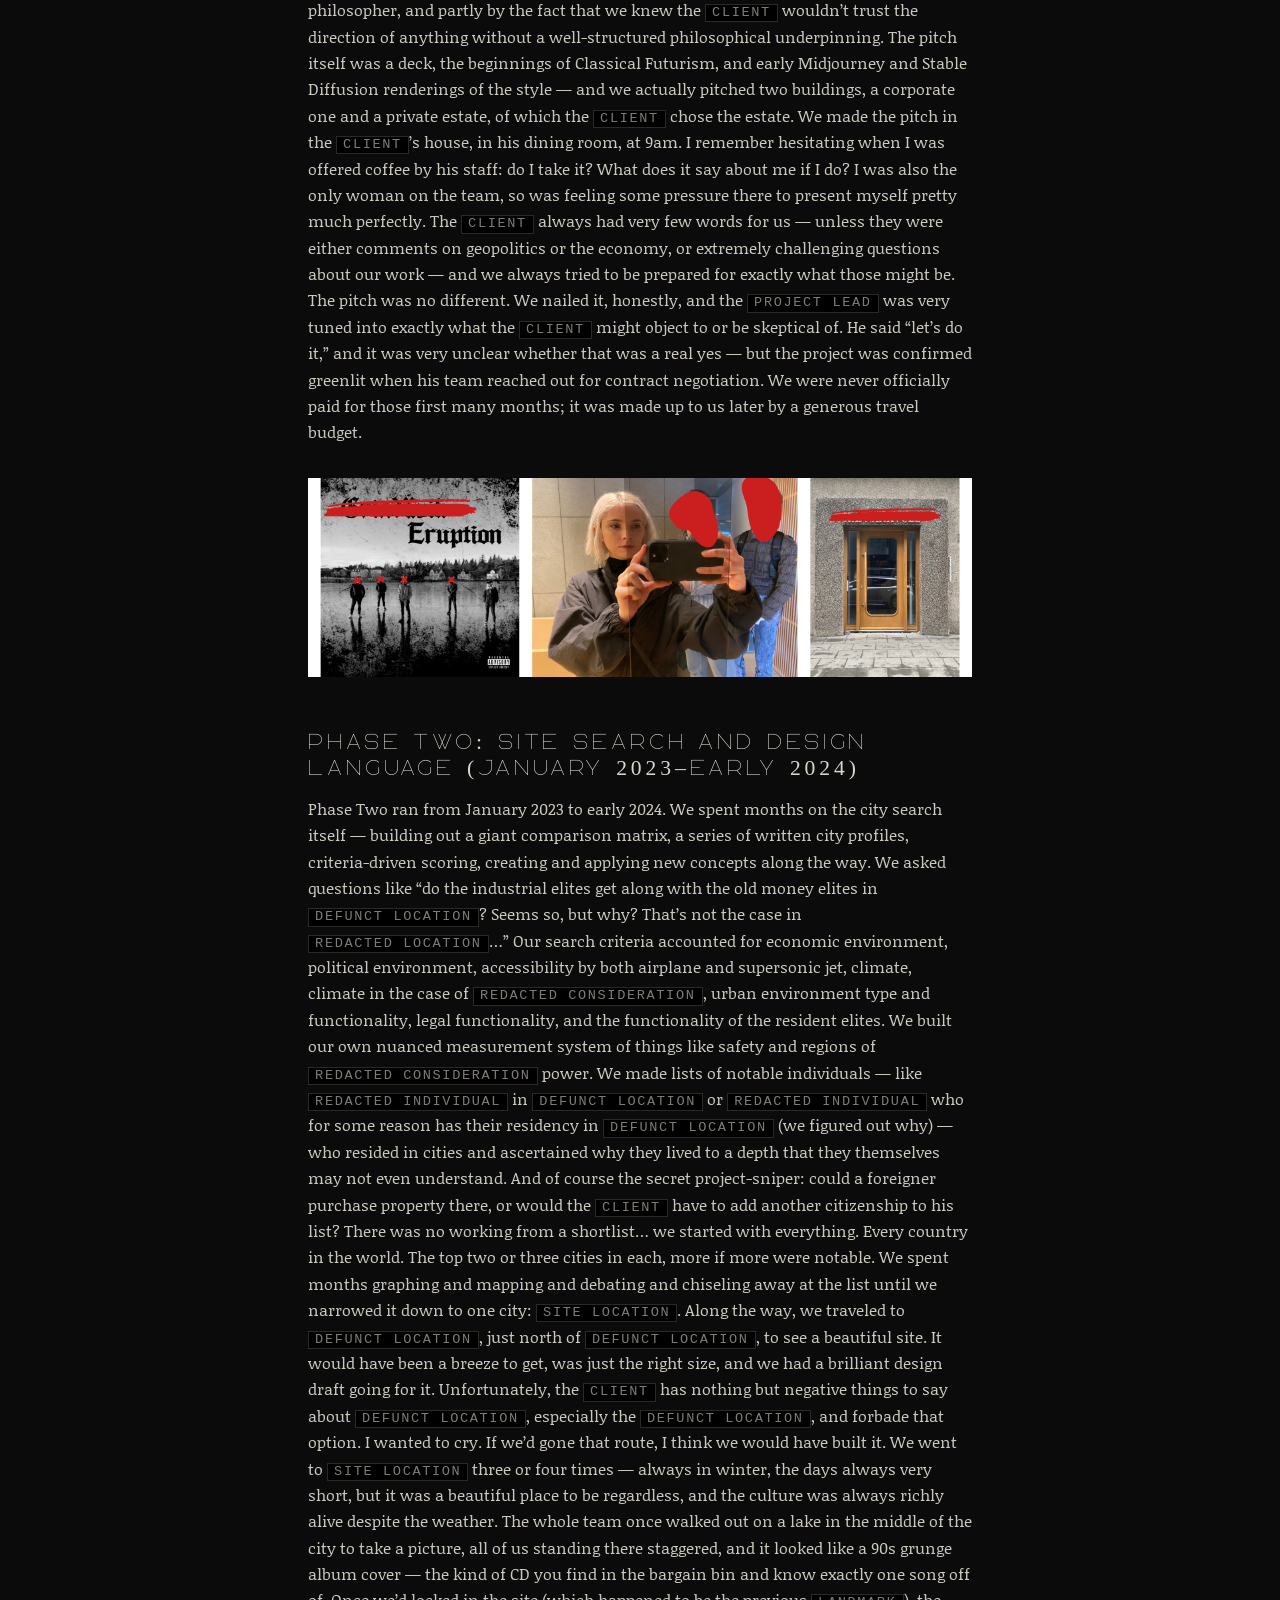
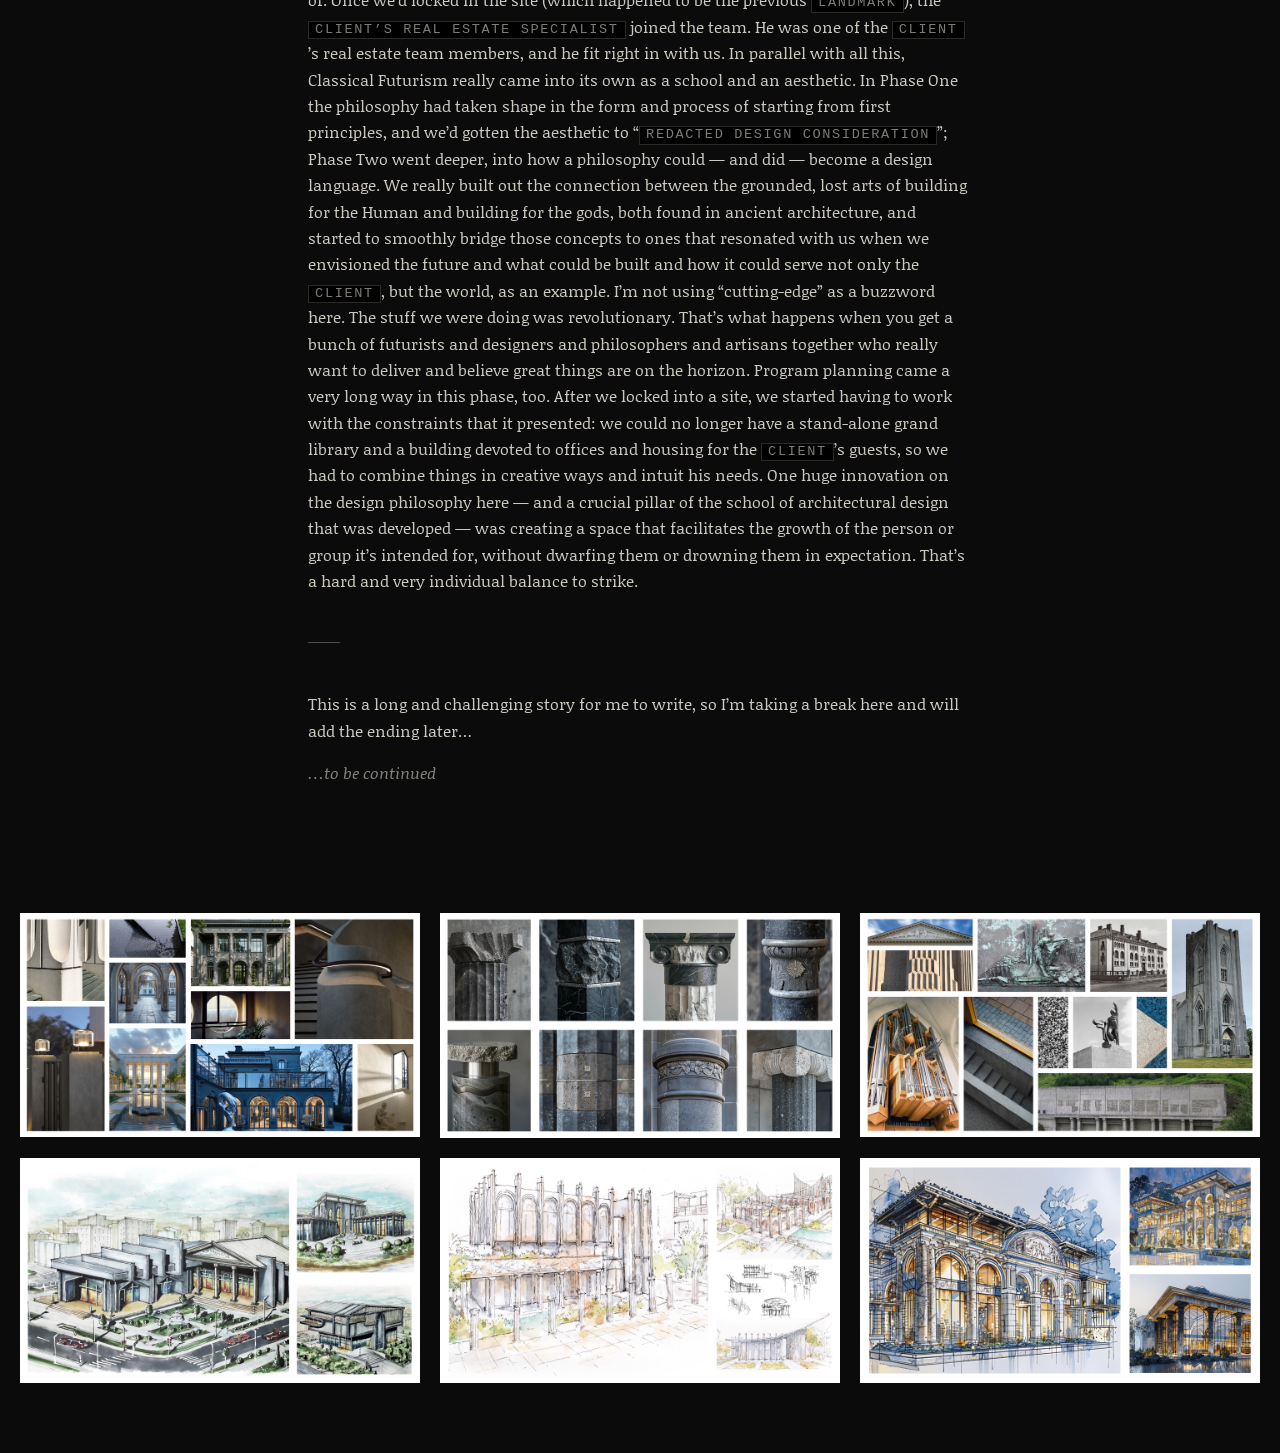
<file: manifestations/redacted/index.html>
<!DOCTYPE html>
<html lang="en">
<head>
  <meta charset="UTF-8" />
  <meta name="viewport" content="width=device-width, initial-scale=1" />
  <link rel="icon" type="image/svg+xml" href="/favicon.svg?v=8" />
  <title>[REDACTED] Architectural Project &middot; Olli Payne</title>
  <link rel="preconnect" href="https://fonts.googleapis.com" />
  <link rel="preconnect" href="https://fonts.gstatic.com" crossorigin />
  <link href="https://fonts.googleapis.com/css2?family=Noticia+Text:wght@400;700&display=swap" rel="stylesheet" />
  <link rel="stylesheet" href="/style.css?v=95" />
</head>
<body class="page-entry">
  <main class="entry">
    <nav class="entry__nav">
      <a class="entry__back" href="/">&larr; Olli Payne</a>
    </nav>

    <header class="entry__header">
      <span class="entry__date">2024.06.13</span>
      <h1 class="entry__title"><span class="redacted">Redacted</span><br />Architectural Project</h1>
    </header>

    <article class="entry__body">
      <header class="entry__subhead-block">
        <h2 class="entry__subhead">Design Team Lead</h2>
        <p class="entry__attribution">Designing an estate building and grounds for <span class="redacted">Individual Redacted</span> in <span class="redacted">Location Redacted</span>.</p>
      </header>

      <h3 class="entry__section-head">Project Summary</h3>

      <p>From March 2022 to June 2024, I served as design lead on an architectural project for a <span class="redacted">Client</span> &mdash; a billionaire with eccentric and highly specific tastes, who wanted a significant private estate with undefined functions in an as-yet-undefined location. It began with a conversation between the <span class="redacted">Client</span> and the <span class="redacted">Project Lead</span>, a philosopher who, after that conversation, started building a small consortium to take the idea on. He brought me on first; I in turn brought on a <span class="redacted">Design Studio</span> to handle architectural execution alongside me. The five of us were the whole project: me as designer, the three of them (whose architectural design experience anchored the team), and the <span class="redacted">Project Lead</span> as team lead. Over the course of those two-plus years, we developed an entirely new philosophy of design &mdash; which we named Classical Futurism, and which used a conceptual hierarchy created by observing and prioritizing the <span class="redacted">Foundational Concepts</span> in a synthesis of design around the needs of the individual or groups for which the architectural structure and surrounding space existed. From this philosophy emerged a new school of design and, in turn, a new architectural aesthetic, developed with the explicit aim of being genuinely cutting-edge: starting from first principles and going until something truly new was created. This required the creator(s) to utilize novel materials, structural innovation, technology integration, environmental systems, and the raw spirit of the individual or group that the form and spaces served, all while integrating into the already existing surrounding environment. The estate&rsquo;s program &mdash; which we proposed and iterated on as the <span class="redacted">Client</span>&rsquo;s (often scarce) feedback came in &mdash; eventually encompassed private gardens and a pool, a separate building for offices and meeting rooms, a <span class="redacted">Redacted Program Element</span>, a publicly-accessible garden, a <span class="redacted">Redacted Program Element</span>, and the estate house itself with three floors and an observatory, all to be sited on a roughly 25,000-square-foot plot.</p>

      <h3 class="entry__section-head">Phase One: Pitch Preparation (March&ndash;December 2022)</h3>

      <p>The first phase ran from March through December 2022 &mdash; nine months of preparing to pitch the <span class="redacted">Client</span> after his initial verbal interest. We brought on the <span class="redacted">Design Studio</span> shortly after the <span class="redacted">Project Lead</span> and I started discussing the project, and the months that followed were a lot of deep discussion around what the <span class="redacted">Client</span> might want, with the philosophy built in parallel. It was partly inspired by the <span class="redacted">Project Lead</span> being a PhD-carrying (and very much legitimate, not arm-chair) philosopher, and partly by the fact that we knew the <span class="redacted">Client</span> wouldn&rsquo;t trust the direction of anything without a well-structured philosophical underpinning. The pitch itself was a deck, the beginnings of Classical Futurism, and early Midjourney and Stable Diffusion renderings of the style &mdash; and we actually pitched two buildings, a corporate one and a private estate, of which the <span class="redacted">Client</span> chose the estate. We made the pitch in the <span class="redacted">Client</span>&rsquo;s house, in his dining room, at 9am. I remember hesitating when I was offered coffee by his staff: do I take it? What does it say about me if I do? I was also the only woman on the team, so was feeling some pressure there to present myself pretty much perfectly. The <span class="redacted">Client</span> always had very few words for us &mdash; unless they were either comments on geopolitics or the economy, or extremely challenging questions about our work &mdash; and we always tried to be prepared for exactly what those might be. The pitch was no different. We nailed it, honestly, and the <span class="redacted">Project Lead</span> was very tuned into exactly what the <span class="redacted">Client</span> might object to or be skeptical of. He said &ldquo;let&rsquo;s do it,&rdquo; and it was very unclear whether that was a real yes &mdash; but the project was confirmed greenlit when his team reached out for contract negotiation. We were never officially paid for those first many months; it was made up to us later by a generous travel budget.</p>

      <figure class="entry__fig">
        <img loading="lazy" decoding="async" src="pahse2-redactedcollage.png" alt="Phase Two collage of redacted design references" />
      </figure>

      <h3 class="entry__section-head">Phase Two: Site Search and Design Language (January 2023&ndash;Early 2024)</h3>

      <p>Phase Two ran from January 2023 to early 2024. We spent months on the city search itself &mdash; building out a giant comparison matrix, a series of written city profiles, criteria-driven scoring, creating and applying new concepts along the way. We asked questions like &ldquo;do the industrial elites get along with the old money elites in <span class="redacted">Defunct Location</span>? Seems so, but why? That&rsquo;s not the case in <span class="redacted">Redacted Location</span>&hellip;&rdquo; Our search criteria accounted for economic environment, political environment, accessibility by both airplane and supersonic jet, climate, climate in the case of <span class="redacted">Redacted Consideration</span>, urban environment type and functionality, legal functionality, and the functionality of the resident elites. We built our own nuanced measurement system of things like safety and regions of <span class="redacted">Redacted Consideration</span> power. We made lists of notable individuals &mdash; like <span class="redacted">Redacted Individual</span> in <span class="redacted">Defunct Location</span> or <span class="redacted">Redacted Individual</span> who for some reason has their residency in <span class="redacted">Defunct Location</span> (we figured out why) &mdash; who resided in cities and ascertained why they lived to a depth that they themselves may not even understand. And of course the secret project-sniper: could a foreigner purchase property there, or would the <span class="redacted">Client</span> have to add another citizenship to his list? There was no working from a shortlist&hellip; we started with everything. Every country in the world. The top two or three cities in each, more if more were notable. We spent months graphing and mapping and debating and chiseling away at the list until we narrowed it down to one city: <span class="redacted">Site Location</span>. Along the way, we traveled to <span class="redacted">Defunct Location</span>, just north of <span class="redacted">Defunct Location</span>, to see a beautiful site. It would have been a breeze to get, was just the right size, and we had a brilliant design draft going for it. Unfortunately, the <span class="redacted">Client</span> has nothing but negative things to say about <span class="redacted">Defunct Location</span>, especially the <span class="redacted">Defunct Location</span>, and forbade that option. I wanted to cry. If we&rsquo;d gone that route, I think we would have built it. We went to <span class="redacted">Site Location</span> three or four times &mdash; always in winter, the days always very short, but it was a beautiful place to be regardless, and the culture was always richly alive despite the weather. The whole team once walked out on a lake in the middle of the city to take a picture, all of us standing there staggered, and it looked like a 90s grunge album cover &mdash; the kind of CD you find in the bargain bin and know exactly one song off of. Once we&rsquo;d locked in the site (which happened to be the previous <span class="redacted">Landmark</span>), the <span class="redacted">Client&rsquo;s Real Estate Specialist</span> joined the team. He was one of the <span class="redacted">Client</span>&rsquo;s real estate team members, and he fit right in with us. In parallel with all this, Classical Futurism really came into its own as a school and an aesthetic. In Phase One the philosophy had taken shape in the form and process of starting from first principles, and we&rsquo;d gotten the aesthetic to &ldquo;<span class="redacted">Redacted Design Consideration</span>&rdquo;; Phase Two went deeper, into how a philosophy could &mdash; and did &mdash; become a design language. We really built out the connection between the grounded, lost arts of building for the Human and building for the gods, both found in ancient architecture, and started to smoothly bridge those concepts to ones that resonated with us when we envisioned the future and what could be built and how it could serve not only the <span class="redacted">Client</span>, but the world, as an example. I&rsquo;m not using &ldquo;cutting-edge&rdquo; as a buzzword here. The stuff we were doing was revolutionary. That&rsquo;s what happens when you get a bunch of futurists and designers and philosophers and artisans together who really want to deliver and believe great things are on the horizon. Program planning came a very long way in this phase, too. After we locked into a site, we started having to work with the constraints that it presented: we could no longer have a stand-alone grand library and a building devoted to offices and housing for the <span class="redacted">Client</span>&rsquo;s guests, so we had to combine things in creative ways and intuit his needs. One huge innovation on the design philosophy here &mdash; and a crucial pillar of the school of architectural design that was developed &mdash; was creating a space that facilitates the growth of the person or group it&rsquo;s intended for, without dwarfing them or drowning them in expectation. That&rsquo;s a hard and very individual balance to strike.</p>

      <hr class="entry__divider" />

      <p>This is a long and challenging story for me to write, so I&rsquo;m taking a break here and will add the ending later&hellip;</p>

      <p class="entry__continuation">&hellip;to be continued</p>
    </article>
  </main>

  <section class="entry-gallery" aria-label="Project images">
    <div class="entry-gallery__row">
      <img loading="lazy" decoding="async" src="1.png" alt="" />
      <img loading="lazy" decoding="async" src="2.png" alt="" />
      <img loading="lazy" decoding="async" src="3.png" alt="" />
    </div>
    <div class="entry-gallery__row">
      <img loading="lazy" decoding="async" src="4.png" alt="" />
      <img loading="lazy" decoding="async" src="5.png" alt="" />
      <img loading="lazy" decoding="async" src="6.png" alt="" />
    </div>
  </section>
</body>
</html>
</file>
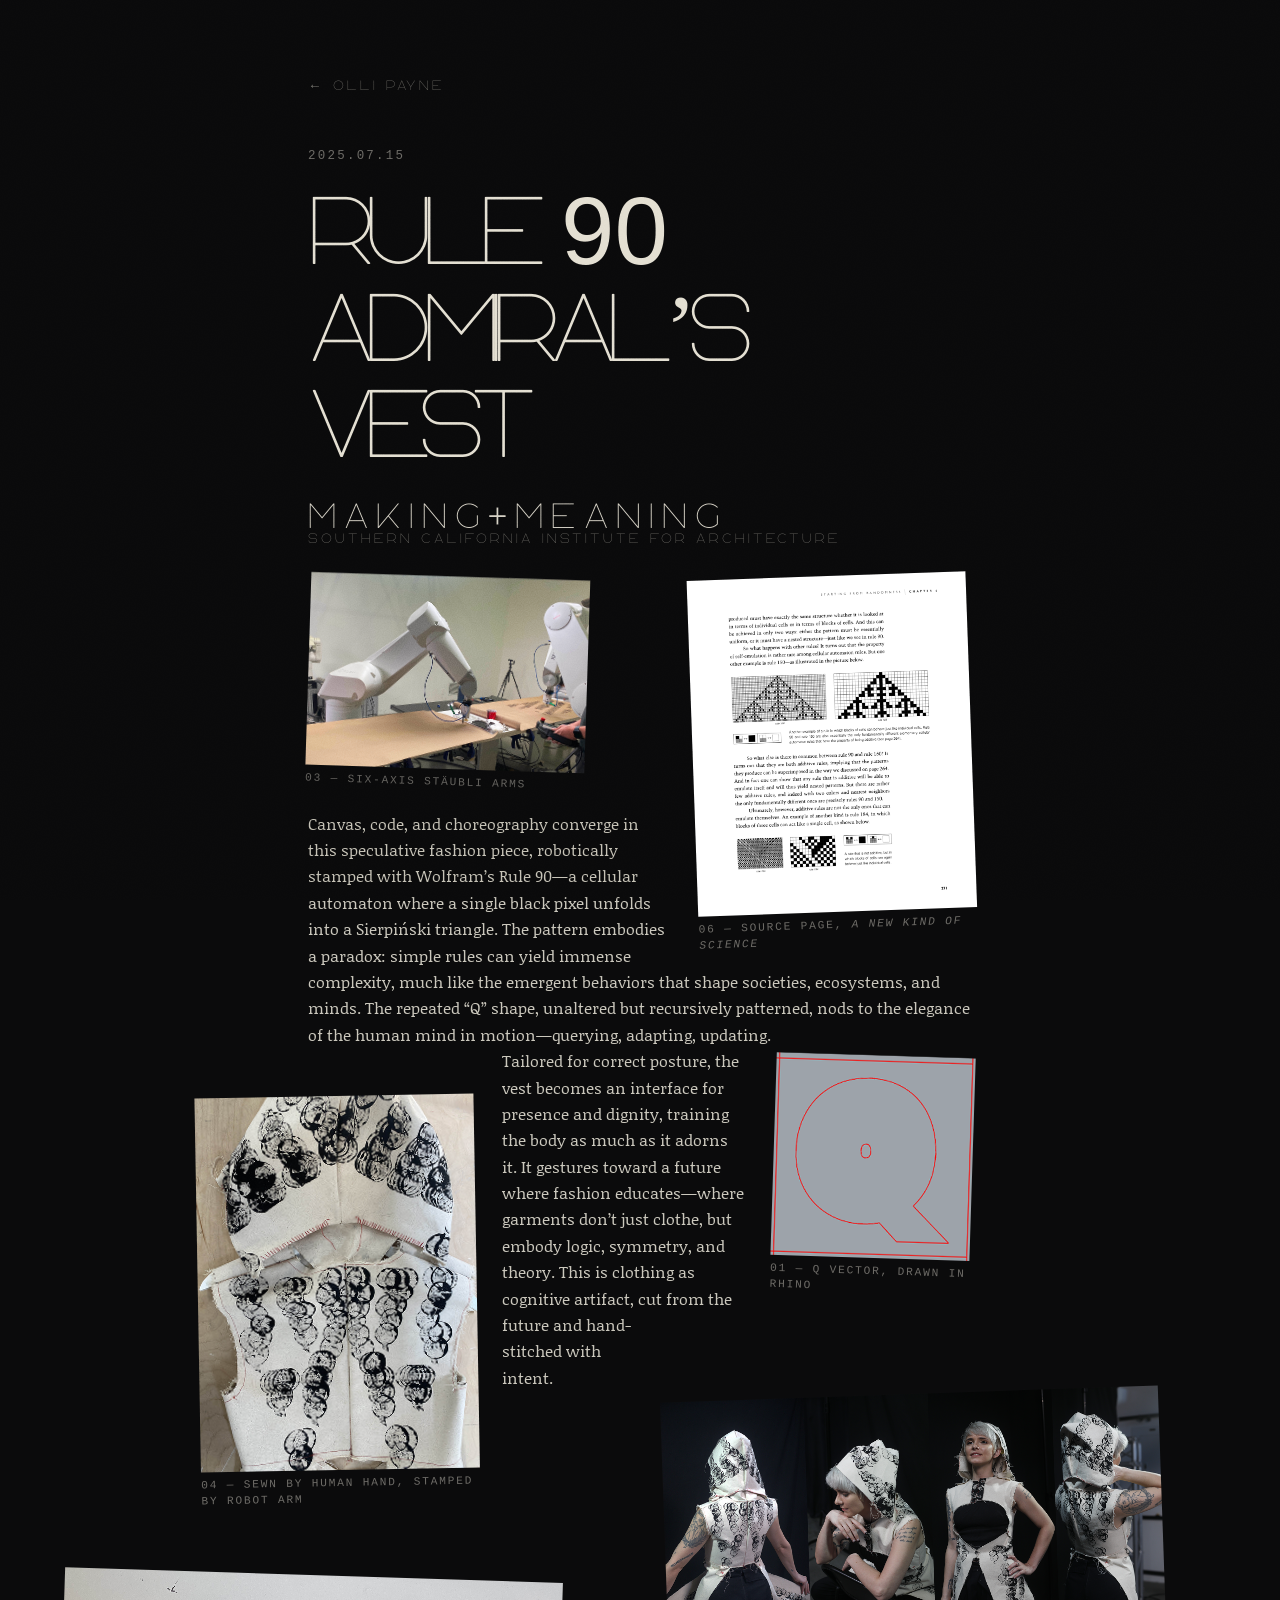
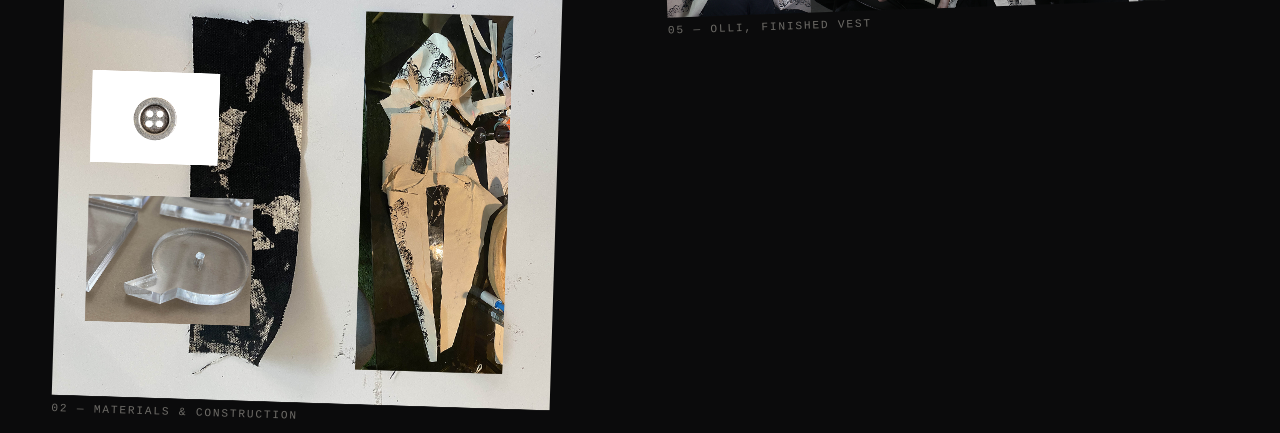
<file: manifestations/rule-90/index.html>
<!DOCTYPE html>
<html lang="en">
<head>
  <meta charset="UTF-8" />
  <meta name="viewport" content="width=device-width, initial-scale=1" />
  <link rel="icon" type="image/svg+xml" href="/favicon.svg?v=8" />
  <title>Rule 90 Admiral&rsquo;s Vest &middot; Olli Payne</title>
  <link rel="preconnect" href="https://fonts.googleapis.com" />
  <link rel="preconnect" href="https://fonts.gstatic.com" crossorigin />
  <link href="https://fonts.googleapis.com/css2?family=Noticia+Text:wght@400;700&display=swap" rel="stylesheet" />
  <link rel="stylesheet" href="/style.css?v=85" />
</head>
<body class="page-entry">
  <main class="entry">
    <nav class="entry__nav">
      <a class="entry__back" href="/">&larr; Olli Payne</a>
    </nav>

    <header class="entry__header">
      <span class="entry__date">2025.07.15</span>
      <h1 class="entry__title">Rule <span class="entry__title-num">90</span><br />Admiral&rsquo;s Vest</h1>
    </header>

    <article class="entry__body">
      <header class="entry__subhead-block">
        <h2 class="entry__subhead">Making+Meaning</h2>
        <p class="entry__attribution">Southern California Institute for Architecture</p>
      </header>

      <figure class="entry__fig entry__fig--right entry__fig--md entry__fig--tilt-l">
        <img loading="lazy" decoding="async" src="images/rule-90-wolfram.png" alt="Page 271 of A New Kind of Science showing Rule 90 and Rule 150 patterns" />
        <figcaption>06 &mdash; Source page, <em>A New Kind of Science</em></figcaption>
      </figure>

      <figure class="entry__fig entry__fig--left entry__fig--md entry__fig--tilt-r">
        <img loading="lazy" decoding="async" src="images/03-robots.png" alt="Six-axis St&auml;ubli arms stamping the pattern" />
        <figcaption>03 &mdash; Six-axis St&auml;ubli arms</figcaption>
      </figure>

      <p>Canvas, code, and choreography converge in this speculative fashion piece, robotically stamped with Wolfram&rsquo;s Rule 90&mdash;a cellular automaton where a single black pixel unfolds into a Sierpi&#324;ski triangle. The pattern embodies a paradox: simple rules can yield immense complexity, much like the emergent behaviors that shape societies, ecosystems, and minds. The repeated &ldquo;Q&rdquo; shape, unaltered but recursively patterned, nods to the elegance of the human mind in motion&mdash;querying, adapting, updating.</p>

      <figure class="entry__fig entry__fig--left entry__fig--md entry__fig--outset entry__fig--tilt-l-soft" style="margin-top: 3em;">
        <img loading="lazy" decoding="async" src="images/04-pattern-detail.png" alt="Close-up of the recursive Q pattern" />
        <figcaption>04 &mdash; sewn by human hand, stamped by robot arm</figcaption>
      </figure>

      <figure class="entry__fig entry__fig--right entry__fig--sm entry__fig--tilt-r">
        <img loading="lazy" decoding="async" src="images/01-q-vector.png" alt="Red Q vector outline programmed in Rhino" />
        <figcaption>01 &mdash; Q vector, drawn in Rhino</figcaption>
      </figure>

      <figure class="entry__fig entry__fig--right entry__fig--xl entry__fig--outset-far entry__fig--tilt-l" style="margin-top: 5em;">
        <img loading="lazy" decoding="async" src="images/olli-modeling-vest.png" alt="Olli modeling the finished vest" />
        <figcaption>05 &mdash; Olli, finished vest</figcaption>
      </figure>

      <p>Tailored for correct posture, the vest becomes an interface for presence and dignity, training the body as much as it adorns it. It gestures toward a future where fashion educates&mdash;where garments don&rsquo;t just clothe, but embody logic, symmetry, and theory. This is clothing as cognitive artifact, cut from the future and hand-stitched with intent.</p>

      <figure class="entry__fig entry__fig--left entry__fig--xl entry__fig--outset-far entry__fig--tilt-r" style="margin-top: 3em; margin-left: -250px;">
        <img loading="lazy" decoding="async" src="images/02-process-composite.png" alt="Process composite: button, stamp, fabric, vest pattern" />
        <figcaption>02 &mdash; Materials &amp; construction</figcaption>
      </figure>
    </article>
  </main>
</body>
</html>
</file>
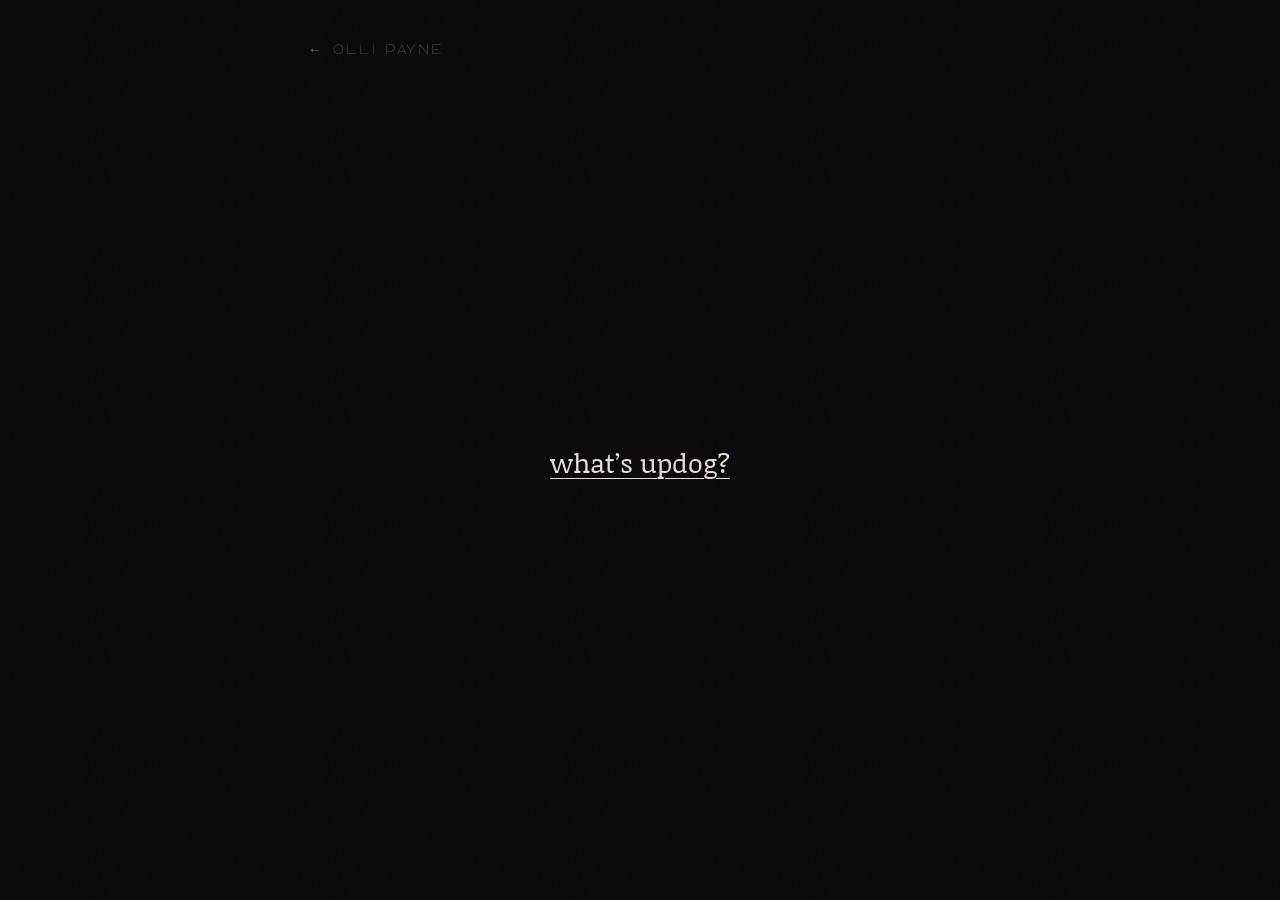
<file: manifestations/updog/index.html>
<!DOCTYPE html>
<html lang="en">
<head>
  <meta charset="UTF-8" />
  <meta name="viewport" content="width=device-width, initial-scale=1" />
  <link rel="icon" type="image/svg+xml" href="/favicon.svg?v=8" />
  <title>Updog &middot; Olli Payne</title>
  <link rel="preconnect" href="https://fonts.googleapis.com" />
  <link rel="preconnect" href="https://fonts.gstatic.com" crossorigin />
  <link href="https://fonts.googleapis.com/css2?family=Noticia+Text:wght@400;700&display=swap" rel="stylesheet" />
  <link rel="stylesheet" href="/style.css?v=92" />
</head>
<body class="page-entry page-entry--centered">
  <main class="entry">
    <nav class="entry__nav">
      <a class="entry__back" href="/">&larr; Olli Payne</a>
    </nav>

    <button class="entry__centered-link" type="button" data-open-lightbox>what&rsquo;s updog?</button>
  </main>

  <dialog class="entry__lightbox" id="updog-lightbox">
    <form method="dialog">
      <button class="entry__lightbox__close" type="submit" aria-label="Close">&times;</button>
    </form>
    <img loading="lazy" decoding="async" src="updog.jpg" alt="Updog" />
  </dialog>

  <script>
    (function () {
      var dialog = document.getElementById('updog-lightbox');
      var trigger = document.querySelector('[data-open-lightbox]');
      if (!dialog || !trigger) return;
      trigger.addEventListener('click', function () { dialog.showModal(); });
      // Click on the dialog padding/backdrop area closes; clicks on
      // the image (or close button) don't bubble up as dialog itself.
      dialog.addEventListener('click', function (e) {
        if (e.target === dialog) dialog.close();
      });
    })();
  </script>
</body>
</html>
</file>
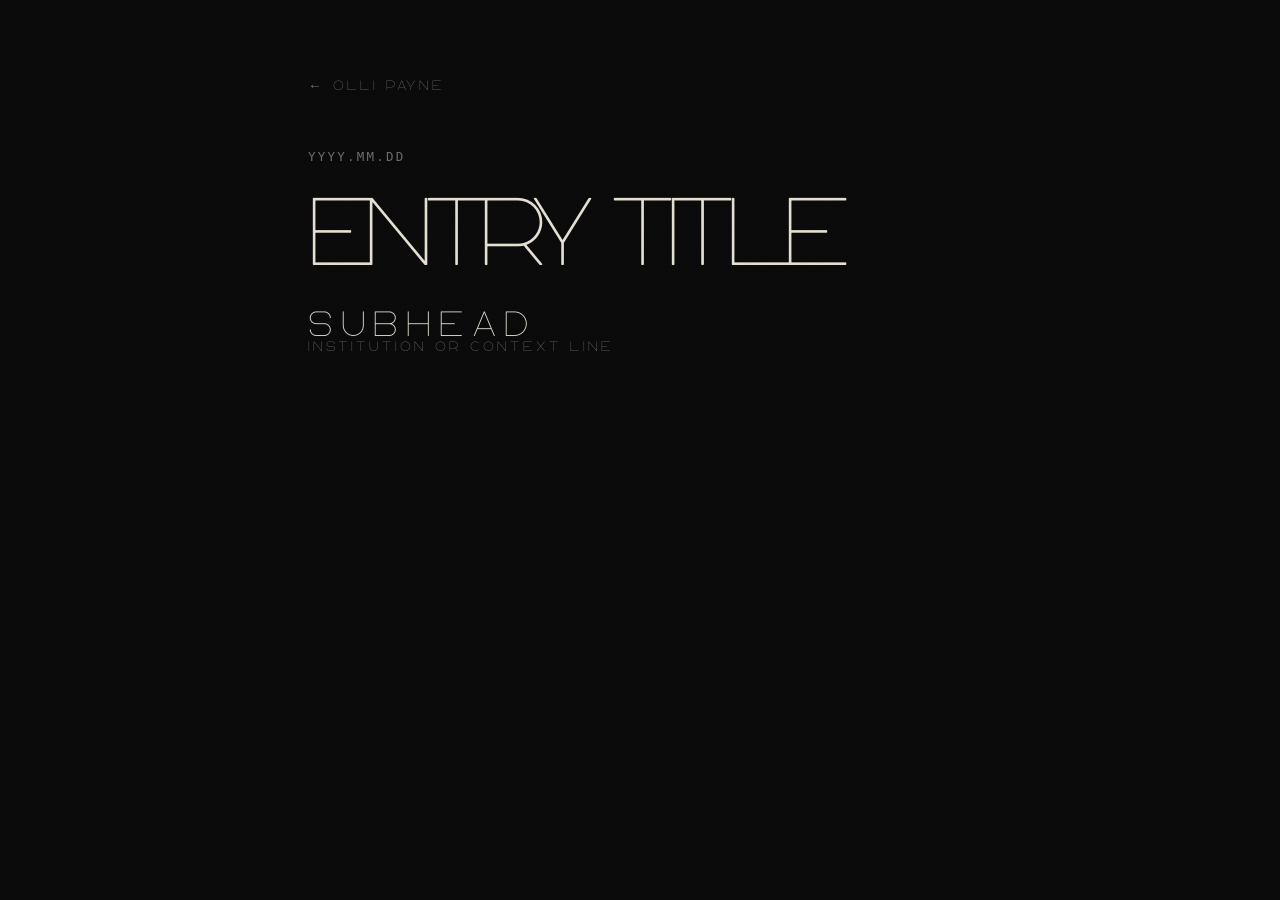
<file: manifestations/_template.html>
<!--
  Manifestation entry template.

  Copy this file into a new sub-folder, e.g.:
      manifestations/<entry-slug>/index.html

  Then edit:
    - <title>                — page tab name
    - .entry__date           — YYYY.MM.DD
    - .entry__title          — entry title (Agelast caps)
    - .entry__subhead        — section subhead (e.g. program name)
    - .entry__attribution    — institution / context line
    - body content           — figures + prose, scattered as needed

  Cache buster on /style.css?v=N — bump if you change the stylesheet.
-->
<!DOCTYPE html>
<html lang="en">
<head>
  <meta charset="UTF-8" />
  <meta name="viewport" content="width=device-width, initial-scale=1" />
  <link rel="icon" type="image/svg+xml" href="/favicon.svg?v=8" />
  <title>ENTRY TITLE &middot; Olli Payne</title>
  <link rel="preconnect" href="https://fonts.googleapis.com" />
  <link rel="preconnect" href="https://fonts.gstatic.com" crossorigin />
  <link href="https://fonts.googleapis.com/css2?family=Noticia+Text:wght@400;700&display=swap" rel="stylesheet" />
  <link rel="stylesheet" href="/style.css?v=63" />
</head>
<body class="page-entry">
  <main class="entry">
    <nav class="entry__nav">
      <a class="entry__back" href="/">&larr; Olli Payne</a>
    </nav>

    <header class="entry__header">
      <span class="entry__date">YYYY.MM.DD</span>
      <h1 class="entry__title">Entry Title</h1>
    </header>

    <article class="entry__body">
      <header class="entry__subhead-block">
        <h2 class="entry__subhead">Subhead</h2>
        <p class="entry__attribution">Institution or context line</p>
      </header>

      <!-- Body content goes here.
           Available figure modifiers (combine as needed):
             .entry__fig                 — plain block-level, column width
             .entry__fig--left            — float left, prose wraps right
             .entry__fig--right           — float right, prose wraps left
             .entry__fig--sm / --md / --lg
             .entry__fig--outset          — extend past column on the float side
             .entry__fig--wide            — full breakout, no text wrap
             .entry__fig--tilt-l / --tilt-r / --tilt-l-soft

           For paired side-by-side figures, wrap them in:
             <div class="entry__scatter"> ... </div>
      -->
    </article>
  </main>
</body>
</html>
</file>
<file: style.css>
@font-face {
  font-family: "Agelast";
  src: url("fonts/agelast.otf") format("opentype");
  font-weight: 400;
  font-style: normal;
  font-display: swap;
}

:root {
  --bg: #0b0b0c;
  --ink: #e6e2d6;
}

*,
*::before,
*::after {
  box-sizing: border-box;
  margin: 0;
  padding: 0;
}

html,
body {
  height: 100%;
}

body {
  background-color: var(--bg);
  color: var(--ink);
  font-family: "Noticia Text", Georgia, serif;
  overflow: hidden;
  -webkit-font-smoothing: antialiased;
  text-rendering: optimizeLegibility;
  position: relative;
}

/* Canvas for dust-sized particles drawn only inside the hovered panel.
   Sits above .stage (z-index 2) so particles appear crisp on top of panel content. */
.particles {
  position: fixed;
  inset: 0;
  pointer-events: none;
  z-index: 2;
}

/* Decorative hero cloud — mobile only. Hidden on desktop; positioned via
   the "pile" grid cell in the mobile layout (see @media below). The
   wrapper clips the rotated canvas to its grid cell so the rotation
   doesn't bleed into neighboring columns on iOS Safari. */
.hero-cloud {
  display: none;
  pointer-events: none;
}

.hero-particles {
  display: block;
  width: 100%;
  height: 100%;
}

body::before {
  content: "";
  position: fixed;
  inset: 0;
  pointer-events: none;
  z-index: 100;
  opacity: 0.18;
  mix-blend-mode: overlay;
  background-image: url("data:image/svg+xml;utf8,<svg xmlns='http://www.w3.org/2000/svg' width='240' height='240'><filter id='n'><feTurbulence type='fractalNoise' baseFrequency='0.85' numOctaves='2' stitchTiles='stitch'/><feColorMatrix values='0 0 0 0 0  0 0 0 0 0  0 0 0 0 0  0 0 0 1 0'/></filter><rect width='100%' height='100%' filter='url(%23n)'/></svg>");
  background-size: 240px 240px;
}

.stage {
  height: 100vh;
  padding: 3vh 3vw;
  display: flex;
  align-items: stretch;
  gap: 0.8vw;
  position: relative;
  z-index: 1;
}

.name {
  display: flex;
  flex-direction: column;
  gap: 0;
  font-family: "Agelast", serif;
  font-weight: 400;
  /* with text-box-trim below, each letter's box measures 0.70em for Agelast.
     Divide so 9 stacked cap-boxes fill the 94vh content area exactly. */
  font-size: calc((100vh - 6vh) / 9 / 0.7);
  line-height: 1;
  letter-spacing: 0.04em;
}

.name__group {
  display: flex;
  flex-direction: column;
}

.name__letter {
  display: block;
  /* Trim font leading so glyph top/bottom become the box edges */
  text-box-trim: trim-both;
  text-box-edge: cap alphabetic;
  text-box: trim-both cap alphabetic;
}

.portrait {
  position: relative;
  height: 100%;
  aspect-ratio: 368 / 1536; /* match the image's natural crop so no cover-crop happens */
  flex-shrink: 0;
  overflow: hidden;
}

.portrait img {
  display: block;
  width: 100%;
  height: 100%;
  object-fit: cover;
  object-position: center center;
}

.portrait::after {
  content: "";
  position: absolute;
  inset: 0;
  background: rgba(10, 10, 12, 0.36);
  pointer-events: none;
}

/* Manifestations link — overlays the bottom of the portrait, centered.
   Sits above the dim overlay (::after) via z-index. */
.portrait__cta {
  position: absolute;
  bottom: 2vh;
  left: 50%;
  transform: translateX(-50%);
  z-index: 2;
  display: inline-flex;
  align-items: baseline;
  gap: 0.5em;
  font-family: ui-monospace, SFMono-Regular, Menlo, Monaco, Consolas, monospace;
  font-size: 0.78em;
  letter-spacing: 0.16em;
  text-transform: uppercase;
  color: var(--ink);
  font-weight: 400;
  opacity: 0.6;
  text-decoration: none;
  border-bottom: 1px solid rgba(230, 226, 214, 0.18);
  padding-bottom: 2px;
  white-space: nowrap;
  transition: opacity 0.3s ease, color 0.3s ease, border-color 0.3s ease;
}

.portrait__cta:hover {
  opacity: 1;
  color: #fff;
  border-bottom-color: rgba(230, 226, 214, 0.7);
}

/* ---------- Panels (middle column) ---------- */

.panels {
  flex: 1;
  min-width: 0;
  display: flex;
  flex-direction: column;
  gap: 0.8vh;
}

.panel {
  flex: 1 1 0;
  min-height: 0;
  border: 1px solid rgba(230, 226, 214, 0.2);
  padding: 1.4vh 1.4vw;
  display: flex;
  flex-direction: column;
  overflow: hidden;
  position: relative;
  isolation: isolate;
  /* Painted frosted-glass texture: subtle bg tint + crisp white-noise
     overlay via ::before. No real refraction, just visual frost. */
  background-color: rgba(230, 226, 214, 0.015);
  /* Outer drop shadow = raised/lifted feel; inner rim = glass edge */
  box-shadow:
    0 3px 10px rgba(0, 0, 0, 0.3),
    inset 0 1px 0 rgba(230, 226, 214, 0.09),
    inset 0 -1px 0 rgba(0, 0, 0, 0.16);
  /* Dim when not active — hovered panel restores to full opacity */
  opacity: 0.6;
  transition:
    flex-grow 1s cubic-bezier(0.16, 1, 0.3, 1),
    border-color 0.8s ease,
    background-color 0.8s ease,
    box-shadow 0.8s ease,
    opacity 0.8s ease;
}

/* Painted noise: medium-frequency crisp grain, overlay blend, fades on hover */
.panel::before {
  content: "";
  position: absolute;
  inset: 0;
  z-index: -1;
  pointer-events: none;
  opacity: 0.1;
  mix-blend-mode: overlay;
  background-image: url("data:image/svg+xml;utf8,<svg xmlns='http://www.w3.org/2000/svg' width='140' height='140'><filter id='g'><feTurbulence type='fractalNoise' baseFrequency='0.9' numOctaves='1' stitchTiles='stitch'/><feColorMatrix values='0 0 0 0 1  0 0 0 0 1  0 0 0 0 1  0 0 0 1 0'/></filter><rect width='100%' height='100%' filter='url(%23g)'/></svg>");
  background-size: 140px 140px;
  transition: opacity 0.8s ease;
}

.panel__title {
  font-family: "Agelast", serif;
  font-weight: 400;
  font-size: clamp(0.95rem, 1.4vh, 1.25rem);
  letter-spacing: 0.28em;
  text-transform: uppercase;
  /* Agelast is single-weight — simulate a slightly thicker stroke via
     text-stroke so the title holds up on lower-contrast displays.
     Color bumped slightly brighter for legibility on dim panels. */
  color: #f1ede1;
  -webkit-text-stroke: 0.4px currentColor;
  margin: 0;
  line-height: 1;
}

/* HUD readout in the bottom-right of each panel — only visible when expanded */
.panel__hud {
  position: absolute;
  bottom: 1.4vh;
  right: 1.4vw;
  text-align: right;
  color: rgba(230, 226, 214, 0.6);
  pointer-events: none;
  z-index: 1;
  opacity: 0;
  transition: opacity 0.6s ease 0.35s;
}

.panel__hud-line {
  display: block;
  line-height: 1.85;
  white-space: nowrap;
  font-variant-numeric: tabular-nums;
}

.panel__hud-line--tag {
  font-family: "Agelast", serif;
  font-weight: 400;
  font-size: clamp(0.6rem, 0.82vh, 0.72rem);
  letter-spacing: 0.26em;
  text-transform: uppercase;
  color: rgba(230, 226, 214, 0.78);
}

.panel__hud-line--mono {
  font-family: ui-monospace, SFMono-Regular, Menlo, Monaco, Consolas, monospace;
  font-size: clamp(0.6rem, 0.82vh, 0.72rem);
  letter-spacing: 0.12em;
  text-transform: uppercase;
  color: rgba(230, 226, 214, 0.5);
}

.panel__body {
  font-family: "Noticia Text", Georgia, serif;
  font-size: clamp(0.82rem, 1.4vh, 1rem);
  line-height: 1.55;
  color: rgba(230, 226, 214, 0.85);
  margin-top: 1.2vh;
  flex: 1 1 auto;
  min-height: 0;
  opacity: 0;
  overflow-y: auto;
  padding-right: 0.5em;
  transition: opacity 0.7s ease 0.3s;
}

.panel__body p + p,
.panel__body ul + p,
.panel__body p + ul {
  margin-top: 0.7em;
}

.panel__body a {
  color: inherit;
  text-decoration: underline;
  text-decoration-thickness: 1px;
  text-underline-offset: 2px;
}

.panel__body a:hover {
  color: #fff;
}

.panel__links {
  list-style: none;
  margin: 0;
  padding: 0;
}

.panel__links li + li {
  margin-top: 0.25em;
}

/* Featured link in a panel body — same color/treatment as other panel
   links, but 1.5x the default body font size to read as primary. */
.panel__top-link {
  margin: 0;
  font-size: 1.5em;
  line-height: 1.2;
}

/* Thin divider used to separate a top link from a list below it. */
.panel__divider {
  border: 0;
  border-top: 1px solid rgba(230, 226, 214, 0.15);
  margin: 0.7em 0;
}

/* Bottom-left links inside a panel — mirror of the bottom-right HUD
   pattern, but for outbound links instead of readout data. Mono small
   caps stack, fades in on panel hover / active. */
.panel__corner-links {
  position: absolute;
  bottom: 1.4vh;
  left: 1.4vw;
  z-index: 1;
  display: flex;
  flex-direction: column;
  gap: 0.5em;
  font-family: ui-monospace, SFMono-Regular, Menlo, Monaco, Consolas, monospace;
  font-size: clamp(0.6rem, 0.82vh, 0.72rem);
  letter-spacing: 0.14em;
  text-transform: uppercase;
  pointer-events: none;
  opacity: 0;
  transition: opacity 0.6s ease 0.35s;
}

.panel:hover .panel__corner-links,
.panel.is-active .panel__corner-links {
  opacity: 1;
  pointer-events: auto;
}

.panel__corner-links a {
  color: rgba(230, 226, 214, 0.75);
  text-decoration: none;
  border-bottom: 1px solid rgba(230, 226, 214, 0.22);
  padding-bottom: 1px;
  white-space: nowrap;
  transition: color 0.3s ease, border-color 0.3s ease;
}

.panel__corner-links a:hover {
  color: #fff;
  border-bottom-color: rgba(230, 226, 214, 0.6);
}

/* Sort toggle bar inside the Index panel — small mono caps "sort by:"
   label plus two clickable options. The active option carries a
   hairline outlined box. */
.panel__sort {
  display: flex;
  align-items: center;
  gap: 0.5em;
  margin: 0 0 1em;
  font-family: ui-monospace, SFMono-Regular, Menlo, Monaco, Consolas, monospace;
  font-size: 0.65rem;
  letter-spacing: 0.14em;
  text-transform: uppercase;
  color: rgba(230, 226, 214, 0.45);
  flex-wrap: wrap;
}

.panel__sort-label {
  white-space: nowrap;
}

.panel__sort-option {
  background: none;
  border: 1px solid transparent;
  padding: 0.25em 0.55em;
  font: inherit;
  letter-spacing: inherit;
  text-transform: inherit;
  color: rgba(230, 226, 214, 0.55);
  cursor: pointer;
  transition: color 0.25s ease, border-color 0.25s ease;
}

.panel__sort-option:hover {
  color: rgba(230, 226, 214, 0.95);
}

.panel__sort-option.is-active {
  border-color: rgba(230, 226, 214, 0.5);
  color: rgba(230, 226, 214, 1);
}

/* Index panel: scrollable inline catalog. */
.panel__body--mirror {
  overflow-y: auto;
  /* Leave room at the bottom so the last entry doesn't disappear under
     the HUD readout at the panel's bottom-right corner. */
  padding-bottom: 13vh;
  /* NOTE: deliberately NOT setting `scrollbar-width: thin` here.
     Chrome 121+ uses its built-in thin scrollbar renderer when that
     property is set, and ignores the ::-webkit-scrollbar rules below.
     The webkit-scrollbar rules give us a true 1px hairline; Firefox
     falls back to its default scrollbar (acceptable trade). */
}

/* Fade-to-transparent overlay at the bottom of the Index panel —
   replaces the mask-image approach so the scrollbar styling can
   actually take effect. Sits above the manifest content but below
   the HUD readout (z-index 0 vs HUD's z-index 1). */
.panel:has(> .panel__body--mirror)::after {
  content: "";
  position: absolute;
  left: 0;
  right: 0;
  bottom: 0;
  height: 13vh;
  background: linear-gradient(
    to bottom,
    transparent 0,
    var(--bg) 55%
  );
  pointer-events: none;
  z-index: 0;
}

.panel__body--mirror::-webkit-scrollbar {
  width: 1px;
}
/* Kill the up/down arrow buttons — pure line, no chrome. */
.panel__body--mirror::-webkit-scrollbar-button {
  display: none;
  height: 0;
}
/* Shorten the track so the scrollbar ends above the HUD readout. */
.panel__body--mirror::-webkit-scrollbar-track {
  background: transparent;
  margin-bottom: 13vh;
}
/* Thumb is a true hairline — square, slim, faint. Reads as "this list
   has a definite end" without being any kind of UI affordance. */
.panel__body--mirror::-webkit-scrollbar-thumb {
  background-color: rgba(230, 226, 214, 0.3);
  border-radius: 0;
}
.panel__body--mirror::-webkit-scrollbar-thumb:hover {
  background-color: rgba(230, 226, 214, 0.55);
}

.panel__manifest-mirror-loading,
.panel__manifest-mirror-error {
  font-family: ui-monospace, SFMono-Regular, Menlo, Monaco, Consolas, monospace;
  font-size: 0.7rem;
  letter-spacing: 0.18em;
  text-transform: uppercase;
  color: rgba(230, 226, 214, 0.4);
  margin: 1em 0;
}

/* Tighten the manifest list slightly when it lives inside a panel —
   the global per-page rhythm is too tall for the smaller container. */
.panel__body--mirror .manifestations__list {
  list-style: none;
  margin: 0;
  padding: 0;
}

.panel__body--mirror .manifest-entry__row {
  padding: 0.95em 0;
}

/* Override the global .panel__body a underline for entry rows inside
   the Index mirror — rows are link affordances, not inline links. */
.panel__body--mirror a.manifest-entry__row,
.panel__body--mirror a.manifest-entry__row:hover {
  text-decoration: none;
}

.panel__timeline {
  list-style: none;
  margin: 0;
  padding: 0;
}

.panel__timeline li {
  padding: 0.55em 0;
}

.panel__timeline li + li {
  border-top: 1px solid rgba(230, 226, 214, 0.08);
}

.panel__timeline li:first-child {
  padding-top: 0;
}

.panel__timeline li:last-child {
  padding-bottom: 0;
}

.panel__timeline-date {
  display: block;
  font-family: ui-monospace, SFMono-Regular, Menlo, Monaco, Consolas, monospace;
  font-size: clamp(0.6rem, 0.82vh, 0.72rem);
  letter-spacing: 0.16em;
  text-transform: uppercase;
  color: rgba(230, 226, 214, 0.55);
  margin-bottom: 0.3em;
}

/* Active state: hovered on desktop, tapped (.is-active class) on mobile.
   Both triggers apply the same visual state. */
.panel:hover,
.panel.is-active {
  opacity: 1;
  border-color: rgba(230, 226, 214, 0.42);
  background-color: rgba(230, 226, 214, 0.055);
  box-shadow:
    0 4px 14px rgba(0, 0, 0, 0.35),
    inset 0 1px 0 rgba(230, 226, 214, 0.18),
    inset 0 -1px 0 rgba(0, 0, 0, 0.18);
}

.panel:hover::before,
.panel.is-active::before {
  opacity: 0.04;
}

.panel:hover .panel__body,
.panel.is-active .panel__body {
  opacity: 1;
}

.panel:hover .panel__hud,
.panel.is-active .panel__hud {
  opacity: 1;
}

/* Flex-grow expansion is desktop-only — mobile uses height-based accordion */
@media (hover: hover) and (min-width: 721px) {
  .panel:hover {
    flex-grow: 4;
  }
  .panels:hover .panel:not(:hover) {
    flex-grow: 0.5;
  }
}

/* ---------- Mobile layout (≤720px) ----------
   Stage becomes a grid: [name, gap, photo] hero row + full-width panels row.
   Panels stop being flex children and become accordion blocks that tap-toggle
   via a JS-added .is-active class. Body scrolls. */
@media (max-width: 720px) {
  body {
    overflow-y: auto;
    overflow-x: hidden;
  }

  .stage {
    display: grid;
    grid-template-columns: auto 1fr auto;
    grid-template-rows: 42vh auto;
    grid-template-areas:
      "name pile photo"
      "panels panels panels";
    height: auto;
    min-height: 100vh;
    padding: 3vh 4vw;
    row-gap: 3vh;
    column-gap: 2vw;
  }

  .hero-cloud {
    display: block;
    /* Back in the hero-row middle cell for the original placement, but
       overflow: visible lets the scale animation spread outward past
       the cell into the panels row below. z-index: -1 pushes the cloud
       behind all siblings; .stage has z-index: 1 so this is contained. */
    grid-area: pile;
    width: 100%;
    height: 100%;
    overflow: visible;
    z-index: -1;
  }

  .hero-particles {
    /* Single expansion that freezes at full spread. 30s duration (50%
       longer than the previous looping version), linear, one iteration,
       `forwards` fill-mode so the particles hold at peak scale + full
       opacity after the animation ends instead of snapping back or
       fading out. transform-origin 50%/25% anchors the expansion to the
       cluster position in the hero-row cell. */
    transform-origin: 50% 25%;
    animation: hero-expand 30s linear forwards;
    will-change: transform, opacity;
  }

  @media (prefers-reduced-motion: reduce) {
    .hero-particles {
      animation: none;
    }
  }

  .name {
    grid-area: name;
    /* 9 letters fit the 42vh hero, accounting for text-box-trim (×0.7). */
    font-size: calc(42vh / 9 / 0.7);
  }

  .portrait {
    grid-area: photo;
    height: 42vh;
    /* width auto-computed from aspect-ratio: 368/1536 */
  }

  .panels {
    grid-area: panels;
    display: block; /* stack, no flex competition */
    height: auto;
    gap: 0; /* margins between panels instead */
  }

  .panel {
    display: block;
    flex: initial;
    margin-bottom: 1vh;
    padding: 2vh 4vw;
    cursor: pointer;
    -webkit-tap-highlight-color: transparent;
    /* Solid bg + full opacity so the hero cloud (z-index: -1 sibling)
       is blocked by panel bodies. Cloud stays visible only in the gaps
       between panels and above/below the panels row. */
    opacity: 1;
    background-color: var(--bg);
  }

  .panel.is-active {
    background-color: #171717;
  }

  .panel:last-child {
    margin-bottom: 0;
  }

  .panel__title {
    display: flex;
    align-items: center;
    justify-content: space-between;
    /* Bump up on mobile so panel labels read clearly on small screens.
       Drop the desktop text-stroke — some mobile webkit renders it as
       blurred/halo'd text. */
    font-size: clamp(1.1rem, 1.8vh, 1.4rem);
    -webkit-text-stroke: 0;
  }

  /* When the panel is open, pin its title to the top so the label
     stays visible while scrolling the (sometimes long) panel body
     past it — e.g. so "Index" doesn't disappear as you scroll the
     13-item manifest list. */
  .panel.is-active .panel__title {
    position: sticky;
    top: 0;
    z-index: 2;
    background-color: #171717;
    margin: -2vh -4vw 1.4vh;
    padding: 2vh 4vw;
  }

  /* Chevron indicator — rotates when active */
  .panel__title::after {
    content: "\25BE"; /* ▾ */
    font-size: 0.7em;
    letter-spacing: normal;
    opacity: 0.5;
    transition: transform 0.5s ease;
    display: inline-block;
  }

  .panel.is-active .panel__title::after {
    transform: rotate(180deg);
  }

  /* Accordion body — hidden when collapsed, shown when active. */
  .panel__body {
    display: none;
    margin-top: 1.4vh;
    opacity: 1; /* override the desktop-hidden default */
  }

  .panel.is-active .panel__body {
    display: block;
  }

  /* HUD on mobile: stack below body instead of floating absolute,
     so it doesn't overlap when body is tall */
  .panel__hud {
    position: static;
    margin-top: 1.2em;
    padding-top: 0.8em;
    border-top: 1px solid rgba(230, 226, 214, 0.1);
    text-align: right;
    display: none;
    opacity: 1; /* override the desktop-hidden default */
  }

  .panel.is-active .panel__hud {
    display: block;
  }

  /* CTA goes static on mobile, stacked after the body when the panel
     is active. No fade — just show/hide via display. */
  .panel__cta {
    position: static;
    display: none;
    margin-top: 1.4em;
    opacity: 1;
    pointer-events: auto;
    font-size: 0.55em;
  }

  .panel.is-active .panel__cta {
    display: inline-flex;
  }

  /* Corner links (orgs at bottom-left of Current panel) — also go
     static and stack at the bottom of the panel body so they don't
     float as an absolute overlay over the HUD. */
  .panel__corner-links {
    position: static;
    display: none;
    flex-direction: column;
    margin-top: 1.4em;
    opacity: 1;
    pointer-events: auto;
  }

  .panel.is-active .panel__corner-links {
    display: flex;
  }

  /* Index panel: no internal scrolling on mobile (panel itself grows
     with its content via the page accordion), so remove the
     scroll-only chrome — extra bottom padding and the fade overlay
     would otherwise hide the last manifest entries. */
  .panel__body--mirror {
    overflow: visible;
    padding-bottom: 0;
  }

  .panel:has(> .panel__body--mirror)::after {
    display: none;
  }
}

@keyframes hero-expand {
  0% {
    transform: scale(0.6);
    opacity: 0;
  }
  10% {
    opacity: 1;
  }
  100% {
    transform: scale(2);
    opacity: 1;
  }
}

/* ---------- Intro panel CTA link to /manifestations/ ----------
   Lives at the bottom-left of the panel as a sibling of .panel__body
   (mirroring the HUD's bottom-right). Fades in on the same timing as
   the HUD when the panel is hovered (desktop) or .is-active (mobile). */

.panel__cta {
  position: absolute;
  bottom: 1.4vh;
  left: 1.4vw;
  z-index: 1;
  pointer-events: none;
  display: inline-flex;
  align-items: baseline;
  gap: 0.5em;
  font-family: ui-monospace, SFMono-Regular, Menlo, Monaco, Consolas, monospace;
  font-size: 0.78em;
  letter-spacing: 0.16em;
  text-transform: uppercase;
  color: rgba(230, 226, 214, 0.95);
  text-decoration: none;
  border-bottom: 1px solid rgba(230, 226, 214, 0.35);
  padding-bottom: 2px;
  opacity: 0;
  transition: opacity 0.6s ease 0.35s, color 0.3s ease,
    border-color 0.3s ease;
}

.panel:hover .panel__cta,
.panel.is-active .panel__cta {
  opacity: 1;
  pointer-events: auto;
}

.panel__cta:hover {
  color: #fff;
  border-bottom-color: rgba(230, 226, 214, 0.7);
}

/* ========== Manifestations page ========== */

body.page-manifestations {
  /* Override the home page's no-scroll layout — this page can be tall. */
  overflow: auto;
  height: auto;
  min-height: 100%;
}

.manifestations {
  max-width: 760px;
  margin: 0 auto;
  /* Cap horizontal padding so it doesn't eat the container's content
     area on very wide viewports (e.g. 4K screens where 6vw is huge). */
  padding: 8vh min(6vw, 3rem) 14vh;
  position: relative;
  z-index: 1;
}

.manifestations__nav {
  margin-bottom: 6vh;
}

.manifestations__back {
  display: inline-block;
  font-family: "Agelast", serif;
  font-size: 0.85rem;
  letter-spacing: 0.22em;
  text-transform: uppercase;
  color: rgba(230, 226, 214, 0.55);
  text-decoration: none;
  transition: color 0.3s ease;
}

.manifestations__back:hover {
  color: var(--ink);
}

.manifestations__title {
  font-family: "Agelast", serif;
  font-weight: 400;
  /* Negative letter-spacing so the Agelast letterforms touch each other,
     matching the tight stacking of OLLI PAYNE on the home page. Size is
     still being tuned — letterspacing pass first, then size pass. */
  font-size: clamp(2.4rem, 7.5vw, 6.2rem);
  letter-spacing: -0.12em;
  text-transform: uppercase;
  margin-bottom: 6vh;
  line-height: 1;
}

/* The thin first 'I' (between N and F) gets isolated breathing room so it
   doesn't disappear into its thicker neighbors. Padding 0.08em on each
   side cancels enough of the -0.12em parent letter-spacing to leave the
   I with an effective -0.04em around it (close, but still readable). */
.manifestations__title-i {
  padding: 0 0.08em;
}

.manifestations__list {
  list-style: none;
  margin: 0;
  padding: 0;
}

.manifest-entry {
  border-top: 1px solid rgba(230, 226, 214, 0.1);
}

.manifest-entry:last-child {
  border-bottom: 1px solid rgba(230, 226, 214, 0.1);
}

.manifest-entry__row {
  display: grid;
  grid-template-columns: 1fr auto;
  grid-template-areas:
    "meta meta"
    "title indicator";
  align-items: center;
  gap: 0.4em 1.2em;
  padding: 1.4em 0;
  text-decoration: none;
  color: inherit;
}

a.manifest-entry__row {
  /* Hover treatment for clickable (dated) entries */
  transition: color 0.3s ease;
}

a.manifest-entry__row:hover .manifest-entry__title,
a.manifest-entry__row:hover .manifest-entry__indicator {
  color: #fff;
}

/* Placeholder entries (no destination yet) — not clickable, dimmer arrow
   so the row doesn't look like a broken link. As soon as href is set to
   a real URL, the row becomes interactive automatically. */
a.manifest-entry__row[href="#"] {
  cursor: default;
  pointer-events: none;
}

a.manifest-entry__row[href="#"] .manifest-entry__indicator--arrow {
  color: rgba(230, 226, 214, 0.22);
}

.manifest-entry__meta {
  grid-area: meta;
  font-family: ui-monospace, SFMono-Regular, Menlo, Monaco, Consolas, monospace;
  font-size: 0.7rem;
  letter-spacing: 0.18em;
  text-transform: uppercase;
  color: rgba(230, 226, 214, 0.5);
}

.manifest-entry__title {
  grid-area: title;
  font-family: "Noticia Text", Georgia, serif;
  font-size: clamp(1rem, 2.4vh, 1.2rem);
  line-height: 1.35;
  color: rgba(230, 226, 214, 0.92);
  transition: color 0.3s ease;
}

.manifest-entry__indicator {
  grid-area: indicator;
  display: inline-flex;
  align-items: center;
  gap: 0.6em;
  white-space: nowrap;
  font-family: ui-monospace, SFMono-Regular, Menlo, Monaco, Consolas, monospace;
  font-size: 0.72rem;
  letter-spacing: 0.12em;
  color: rgba(230, 226, 214, 0.55);
  transition: color 0.3s ease;
}

.manifest-entry__indicator--arrow {
  font-size: 1.1rem;
  letter-spacing: 0;
}

/* Progress bar for in-progress (% only) entries */
.manifest-entry__bar {
  display: inline-block;
  width: 80px;
  height: 3px;
  background: rgba(230, 226, 214, 0.15);
  position: relative;
  overflow: hidden;
}

.manifest-entry__bar-fill {
  position: absolute;
  inset: 0 auto 0 0;
  background: rgba(230, 226, 214, 0.55);
  /* width set inline via style="width: NN%" */
}

.manifest-entry__pct {
  font-variant-numeric: tabular-nums;
}

/* In-progress entries wrap their row + blurb in a <details>. The summary
   replaces the .manifest-entry__row div as the click target — chevron
   rotates to indicate state. */
.manifest-entry__details summary.manifest-entry__row {
  list-style: none;
  cursor: pointer;
  /* Adds a third row at the bottom for the chevron, centered. */
  grid-template-areas:
    "meta meta"
    "title indicator"
    "chevron chevron";
}
.manifest-entry__details summary.manifest-entry__row::-webkit-details-marker {
  display: none;
}

/* Thin two-line chevron, sits centered below the row above the divider. */
.manifest-entry__chevron {
  grid-area: chevron;
  justify-self: center;
  position: relative;
  width: 18px;
  height: 7px;
  margin-top: 0.8em;
  /* Hide any glyph that's inside the span — we draw the chevron with pseudos */
  font-size: 0;
  color: transparent;
  transition: transform 0.4s ease;
}

.manifest-entry__chevron::before,
.manifest-entry__chevron::after {
  content: "";
  position: absolute;
  top: 0;
  width: 11px;
  height: 1px;
  background: rgba(230, 226, 214, 0.45);
  transition: background-color 0.3s ease;
}

.manifest-entry__chevron::before {
  left: 0;
  transform: rotate(30deg);
  transform-origin: left center;
}

.manifest-entry__chevron::after {
  right: 0;
  transform: rotate(-30deg);
  transform-origin: right center;
}

/* Hover state on the summary row — affordance that the row toggles. */
summary.manifest-entry__row:hover .manifest-entry__title {
  color: rgba(230, 226, 214, 1);
}

summary.manifest-entry__row:hover .manifest-entry__chevron::before,
summary.manifest-entry__row:hover .manifest-entry__chevron::after {
  background: rgba(230, 226, 214, 0.85);
}

.manifest-entry__details[open] .manifest-entry__chevron {
  transform: rotate(180deg);
}

.manifest-entry__details[open] .manifest-entry__chevron::before,
.manifest-entry__details[open] .manifest-entry__chevron::after {
  background: rgba(230, 226, 214, 0.7);
}

/* Blurb shown below in-progress entry rows (no clickthrough, so the
   description lives inline). Visible when its parent <details> is open. */
.manifest-entry__blurb {
  max-width: 640px;
  padding: 0 0 1.6em 0;
}

.manifest-entry__blurb p {
  font-family: "Noticia Text", Georgia, serif;
  font-size: clamp(0.9rem, 1.6vh, 1rem);
  line-height: 1.55;
  color: rgba(230, 226, 214, 0.7);
  margin: 0 0 0.8em 0;
}

.manifest-entry__blurb-stat {
  display: block;
  font-family: ui-monospace, SFMono-Regular, Menlo, Monaco, Consolas, monospace;
  font-size: 0.7rem;
  letter-spacing: 0.18em;
  line-height: 1.55;
  text-transform: uppercase;
  color: rgba(230, 226, 214, 0.5);
}

.manifest-entry__blurb-stat + .manifest-entry__blurb-stat {
  margin-top: 0.6em;
}

/* Warning variant — dark red so it actually reads as a heads-up
   instead of blending into the rest of the HUD readouts. */
.manifest-entry__blurb-stat--warning {
  color: #c14b4b;
}

@media (max-width: 480px) {
  /* On very narrow screens, give the bar less width so the row doesn't crowd */
  .manifest-entry__bar {
    width: 56px;
  }
}

/* ========== Manifestation entry sub-pages (e.g. /manifestations/ovamanner/) ========== */

body.page-entry {
  /* Same scroll override as the manifestations list — these pages are tall. */
  overflow: auto;
  height: auto;
  min-height: 100%;
}

.entry {
  max-width: 760px;
  margin: 0 auto;
  padding: 8vh min(6vw, 3rem) 14vh;
  position: relative;
  z-index: 1;
}

.entry__nav {
  margin-bottom: 6vh;
}

.entry__back {
  display: inline-block;
  font-family: "Agelast", serif;
  font-size: 0.85rem;
  letter-spacing: 0.22em;
  text-transform: uppercase;
  color: rgba(230, 226, 214, 0.55);
  text-decoration: none;
  transition: color 0.3s ease;
}

.entry__back:hover {
  color: var(--ink);
}

.entry__header {
  margin-bottom: 3vh;
}

.entry__date {
  display: block;
  font-family: ui-monospace, SFMono-Regular, Menlo, Monaco, Consolas, monospace;
  font-size: 0.78rem;
  letter-spacing: 0.18em;
  text-transform: uppercase;
  color: rgba(230, 226, 214, 0.5);
  margin-bottom: 1.5em;
}

.entry__title {
  font-family: "Agelast", serif;
  font-weight: 400;
  font-size: clamp(2.6rem, 8vw, 6rem);
  letter-spacing: -0.1em;
  text-transform: uppercase;
  line-height: 1;
}

/* Agelast doesn't include numeral glyphs, so digits fall through to the
   serif fallback and render a lot heavier than the letterforms. Wrap any
   numbers inside an entry title with this span to swap in a thin sans
   that visually matches Agelast's weight. */
.entry__title-num {
  font-family: "Helvetica Neue", Helvetica, system-ui, sans-serif;
  font-weight: 100;
  letter-spacing: 0;
}

/* Thin first "I" in an entry title gets isolated breathing room so it
   doesn't get crushed into its thicker neighbors at the negative
   letter-spacing the title uses (mirrors .manifestations__title-i). */
.entry__title-i {
  padding: 0 0.06em;
}

.entry__body {
  font-family: "Noticia Text", Georgia, serif;
  font-size: clamp(1rem, 1.7vh, 1.15rem);
  line-height: 1.65;
  color: rgba(230, 226, 214, 0.88);
}

/* Prose runs the full body width so floats have room to wrap on either
   side. Subhead block keeps a max-width so the header pair sits compact
   above the chaos rather than spanning all the way across. */
.entry__body > .entry__subhead-block {
  max-width: 540px;
}

.entry__body p + p {
  margin-top: 1em;
}

/* Section subhead — smaller Agelast at the font's default spacing. */
.entry__subhead {
  font-family: "Agelast", serif;
  font-weight: 400;
  font-size: clamp(1.4rem, 3.5vw, 2.2rem);
  letter-spacing: 0.22em;
  text-transform: uppercase;
  color: rgba(230, 226, 214, 0.95);
  margin-bottom: 0;
  line-height: 1;
}

.entry__subhead + p {
  margin-top: 0;
}

/* Institution / attribution under a subhead — same voice as the back-link
   (Agelast small caps, dim) so it tucks under the subhead like an underline
   without introducing a new typographic style. */
.entry__attribution {
  font-family: "Agelast", serif;
  font-size: 0.85rem;
  letter-spacing: 0.22em;
  text-transform: uppercase;
  color: rgba(230, 226, 214, 0.55);
  margin: 0 0 1.6em;
  line-height: 1.3;
}

.entry__subhead + .entry__attribution {
  margin-top: -0.2em;
}

/* ---- Editorial figure scatter (entry sub-pages) ---- */

.entry__fig {
  margin: 2em 0;
  padding: 0;
}

.entry__fig img {
  display: block;
  width: 100%;
  height: auto;
}

.entry__fig figcaption {
  margin-top: 0.55em;
  font-family: ui-monospace, SFMono-Regular, Menlo, Monaco, Consolas, monospace;
  font-size: 0.7rem;
  letter-spacing: 0.16em;
  text-transform: uppercase;
  color: rgba(230, 226, 214, 0.45);
  line-height: 1.4;
}

/* Float sides — shape-outside lets prose hug the image edge cleanly.
   Same-side clear prevents two left or two right floats from stacking
   into each other, but a left and a right can still coexist so prose
   weaves between them. */
.entry__fig--left {
  float: left;
  clear: left;
  margin: 0.4em 1.6em 1.2em 0;
  shape-outside: margin-box;
}

.entry__fig--right {
  float: right;
  clear: right;
  margin: 0.4em 0 1.2em 1.6em;
  shape-outside: margin-box;
}

/* Sizes — percentages of the 760px text column */
.entry__fig--xs  { width: 20%; }
.entry__fig--sm  { width: 30%; }
.entry__fig--md  { width: 42%; }
.entry__fig--lg  { width: 58%; }
.entry__fig--xl  { width: 75%; }

/* Wide breakout — pushes past the column. Negative margin extends ~120px each side. */
.entry__fig--wide {
  float: none;
  clear: both;
  width: calc(100% + 240px);
  margin: 3.5em -120px 3em;
  shape-outside: none;
}

/* Outset — pair with --left or --right to push a floated image past the
   column edge. The size class still controls the image's width; outset
   only shifts position via negative margin, so a small image can escape
   the column without growing. */
.entry__fig--outset.entry__fig--left  { margin-left:  -110px; }
.entry__fig--outset.entry__fig--right { margin-right: -110px; }

/* Outset-far — bigger push past the column for stronger horizontal scatter. */
.entry__fig--outset-far.entry__fig--left  { margin-left:  -190px; }
.entry__fig--outset-far.entry__fig--right { margin-right: -190px; }

/* Closer — column-width block-level image, clears any floats above. Use as
   the final figure on a page so it reads as a closing cap. */
.entry__fig--closer {
  clear: both;
  margin: 4em 0 0;
}

/* Inset-left — wedges a small tilted figure into the left side of the body
   text. The strong negative left margin parks it far enough out that the
   rotated top corner clears the subhead text horizontally (it pokes up
   beside MAKING+MEANING but never crosses into where the letters are).
   shape-outside is a polygon traced along the rotated rectangle's right
   edge so prose wraps diagonally — a real triangular indent, not a
   rectangle with rotation overlap. */
.entry__fig--inset-l {
  float: left;
  clear: left;
  width: 220px;
  padding-right: 80px;
  height: 410px;
  margin: -3em 0 1em -240px;
  /* Polygon traces the rotated rectangle of a 220x330 image at -22deg
     (image is 453x679 native, scaled to 220 wide → 330 tall) then
     drops to a caption-area rectangle below. Right padding extends
     the figure's margin-box to 300px so the polygon's BR corner at
     x=274 stays inside the reference box (browsers honor polygon
     coords most reliably within the box). */
  shape-outside: polygon(0px 0px, 162px 0px, 274px 277px, 142px 330px, 300px 330px, 300px 410px, 0px 410px);
}

/* Rotation lives on the IMG, not the figure, so the figure doesn't create
   a stacking context — that was making the rotated image paint on top of
   the prose where they overlap. */
.entry__fig--inset-l > img {
  display: block;
  width: 220px;
  height: auto;
  transform: rotate(-22deg);
  transform-origin: center;
}

/* Slight hand-placed rotations */
.entry__fig--tilt-l { transform: rotate(-2deg); }
.entry__fig--tilt-r { transform: rotate(1.8deg); }
.entry__fig--tilt-l-soft { transform: rotate(-1deg); }

/* Post-prose scatter zone — clears any lingering floats, then lets a couple
   more figures sit side-by-side without text wrap. */
.entry__scatter {
  clear: both;
  display: flex;
  flex-wrap: wrap;
  align-items: flex-start;
  gap: 2.5em 4%;
  margin-top: 4em;
}

.entry__scatter .entry__fig {
  float: none;
  margin: 0;
}

.entry__scatter .entry__fig--sm { width: 38%; }
.entry__scatter .entry__fig--md { width: 52%; }

/* Mobile: leftover float-era modifiers collapse to in-flow blocks. */
@media (max-width: 700px) {
  .entry__fig--inset-l {
    float: none;
    width: 100%;
    max-width: none;
    margin: 2em 0;
    transform: none;
    shape-outside: none;
  }
  .entry__fig--left,
  .entry__fig--right,
  .entry__fig--wide {
    float: none;
    width: 100%;
    margin: 2em 0;
  }
  .entry__fig--xs,
  .entry__fig--sm,
  .entry__fig--md,
  .entry__fig--lg,
  .entry__fig--xl {
    width: 100%;
  }
  .entry__fig--outset-far.entry__fig--left,
  .entry__fig--outset-far.entry__fig--right {
    margin-left: 0;
    margin-right: 0;
  }
  .entry__fig--tilt-l,
  .entry__fig--tilt-r,
  .entry__fig--tilt-l-soft {
    transform: none;
  }
  .entry__scatter {
    flex-direction: column;
    gap: 2em;
  }
  .entry__scatter .entry__fig--sm,
  .entry__scatter .entry__fig--md {
    width: 100%;
  }
}

/* Section heading inside an entry body — smaller Agelast caps,
   used for "Phase One" / "Phase Two" / etc. sub-sections that
   live below the .entry__subhead-block. */
.entry__section-head {
  font-family: "Agelast", serif;
  font-weight: 400;
  font-size: clamp(1.05rem, 2.4vh, 1.35rem);
  letter-spacing: 0.18em;
  text-transform: uppercase;
  color: rgba(230, 226, 214, 0.95);
  margin: 2.4em 0 0.7em;
  line-height: 1.2;
}

/* Thin centered divider — a beat between sections inside body prose. */
.entry__divider {
  display: block;
  border: 0;
  width: 2em;
  height: 1px;
  background: rgba(230, 226, 214, 0.3);
  margin: 3em 0;
}

/* "…to be continued" closing — italic dim, light air around it. */
.entry__continuation {
  font-style: italic;
  color: rgba(230, 226, 214, 0.55);
  margin-top: 1.4em;
}

/* ========== Redaction marker — inline classified-doc style ==========
   Wraps a [REDACTED] token in body or title text with a black bar +
   muted mono caps so it reads like an actual FOIA redaction. */

.redacted {
  display: inline-block;
  background: #000;
  color: rgba(230, 226, 214, 0.55);
  padding: 0 0.45em;
  font-family: ui-monospace, SFMono-Regular, Menlo, Monaco, Consolas, monospace;
  font-size: 0.85em;
  letter-spacing: 0.12em;
  text-transform: uppercase;
  border: 1px solid rgba(230, 226, 214, 0.18);
  vertical-align: baseline;
  line-height: 1.2;
}

/* Larger redaction in an entry title — sized down relative to the
   Agelast caps around it so the box reads as a stamp inserted into
   the title rather than a full word. */
.entry__title .redacted {
  font-size: 0.45em;
  letter-spacing: 0.16em;
  padding: 0.2em 0.5em;
  vertical-align: 0.18em;
  margin-right: 0.18em;
}

/* ========== Full-width image gallery (breaks out of .entry margins) ==========
   For pages where a section of images should ignore the text column
   and span the page edge-to-edge with its own padding. */

.entry-gallery {
  padding: 0 20px 8vh;
  max-width: 100%;
  box-sizing: border-box;
}

.entry-gallery__row {
  display: grid;
  grid-template-columns: 1fr 1fr 1fr;
  gap: 20px;
  margin-bottom: 20px;
}

.entry-gallery__row:last-child {
  margin-bottom: 0;
}

.entry-gallery img {
  width: 100%;
  height: auto;
  display: block;
}

@media (max-width: 700px) {
  .entry-gallery__row {
    grid-template-columns: 1fr;
  }
}

/* ========== Substack post card (used inside .entry__body) ==========
   Dark-themed link card for an external Substack post — date, title,
   dek, excerpt, and a "Read on Substack ↗" CTA. */

.entry__substack-card {
  display: grid;
  grid-template-columns: 1fr auto;
  grid-template-areas:
    "meta meta"
    "title cta"
    "dek dek"
    "excerpt excerpt";
  gap: 0.4em 1.2em;
  padding: 1.8em 0;
  border-top: 1px solid rgba(230, 226, 214, 0.12);
  text-decoration: none;
  color: inherit;
  transition: color 0.3s ease;
  max-width: 640px;
}

.entry__substack-card:last-of-type {
  border-bottom: 1px solid rgba(230, 226, 214, 0.12);
}

.entry__substack-card:hover .entry__substack-card__title,
.entry__substack-card:hover .entry__substack-card__cta {
  color: #fff;
}

.entry__substack-card__meta {
  grid-area: meta;
  font-family: ui-monospace, SFMono-Regular, Menlo, Monaco, Consolas, monospace;
  font-size: 0.7rem;
  letter-spacing: 0.18em;
  text-transform: uppercase;
  color: rgba(230, 226, 214, 0.5);
}

.entry__substack-card__title {
  grid-area: title;
  font-family: "Noticia Text", Georgia, serif;
  font-size: clamp(1.05rem, 2.4vh, 1.25rem);
  line-height: 1.3;
  color: rgba(230, 226, 214, 0.95);
  transition: color 0.3s ease;
}

.entry__substack-card__cta {
  grid-area: cta;
  align-self: center;
  font-family: ui-monospace, SFMono-Regular, Menlo, Monaco, Consolas, monospace;
  font-size: 0.7rem;
  letter-spacing: 0.16em;
  text-transform: uppercase;
  color: rgba(230, 226, 214, 0.55);
  white-space: nowrap;
  transition: color 0.3s ease;
}

.entry__substack-card__dek {
  grid-area: dek;
  font-family: "Noticia Text", Georgia, serif;
  font-style: italic;
  font-size: 0.95rem;
  line-height: 1.4;
  color: rgba(230, 226, 214, 0.65);
  margin: 0.1em 0 0;
}

.entry__substack-card__excerpt {
  grid-area: excerpt;
  font-family: "Noticia Text", Georgia, serif;
  font-size: 0.9rem;
  line-height: 1.6;
  color: rgba(230, 226, 214, 0.7);
  margin: 0.5em 0 0;
}

/* ========== Centered-link entry variant (page-entry--centered) ==========
   For one-shot pages with no header / no body — just a single line of
   underlined text centered in the viewport that opens a lightbox image. */

body.page-entry--centered {
  overflow: hidden;
  height: 100vh;
}

.page-entry--centered .entry {
  height: 100vh;
  padding-top: 4vh;
  padding-bottom: 4vh;
  box-sizing: border-box;
  display: grid;
  grid-template-rows: auto 1fr;
}

.page-entry--centered .entry__nav {
  margin: 0;
}

.entry__centered-link {
  align-self: center;
  justify-self: center;
  font-family: "Noticia Text", Georgia, serif;
  font-size: clamp(1.4rem, 3vh, 2rem);
  color: var(--ink);
  text-decoration: underline;
  text-underline-offset: 0.2em;
  text-decoration-thickness: 1px;
  background: none;
  border: 0;
  padding: 0;
  cursor: pointer;
  transition: color 0.3s ease;
}

.entry__centered-link:hover {
  color: #fff;
}

/* Lightbox modal — uses native <dialog>. */
.entry__lightbox {
  border: 0;
  padding: 0;
  background: transparent;
  max-width: 100vw;
  max-height: 100vh;
  margin: auto;
  color: inherit;
}

.entry__lightbox::backdrop {
  background: rgba(10, 10, 12, 0.88);
}

.entry__lightbox img {
  display: block;
  max-width: min(92vw, 1200px);
  max-height: 86vh;
  width: auto;
  height: auto;
}

.entry__lightbox__close {
  position: fixed;
  top: 2vh;
  right: 2vw;
  background: transparent;
  border: 1px solid rgba(230, 226, 214, 0.35);
  border-radius: 50%;
  width: 2.6em;
  height: 2.6em;
  color: rgba(230, 226, 214, 0.85);
  font-size: 1.2rem;
  line-height: 1;
  cursor: pointer;
  display: inline-flex;
  align-items: center;
  justify-content: center;
  transition: color 0.3s ease, border-color 0.3s ease,
    background-color 0.3s ease;
}

.entry__lightbox__close:hover {
  color: #fff;
  border-color: rgba(230, 226, 214, 0.7);
  background-color: rgba(230, 226, 214, 0.08);
}

/* ========== Fixed-viewport entry variant (page-entry--fixed) ==========
   Locks the page to a single viewport height, no scrolling. Text-only
   layout — header, subhead, and prose all fit within 100vh. */

body.page-entry--fixed {
  overflow: hidden;
  height: 100vh;
}

.page-entry--fixed .entry {
  height: 100vh;
  padding-top: 4vh;
  padding-bottom: 4vh;
  box-sizing: border-box;
}

.page-entry--fixed .entry__nav {
  margin-bottom: 5vh;
}

.page-entry--fixed .entry__header {
  margin-bottom: 5vh;
}

.page-entry--fixed .entry__title {
  /* Smaller cap so two-line titles don't push prose off the bottom. */
  font-size: clamp(2rem, 5.4vw, 4.6rem);
}

.page-entry--fixed .entry__subhead-block {
  margin-bottom: 2.5vh;
}

.page-entry--fixed .entry__body > p {
  font-size: clamp(0.85rem, 1.55vh, 1rem);
  line-height: 1.55;
}

.page-entry--fixed .entry__body > p + p {
  margin-top: 1.4em;
}

/* Drop the entry's positioning context so absolute scatter children
   reference the viewport directly. Text containers raise above the
   scattered images via z-index. */
.page-entry--fixed .entry {
  position: static;
}

.page-entry--fixed .entry__nav,
.page-entry--fixed .entry__header,
.page-entry--fixed .entry__body {
  position: relative;
  z-index: 2;
}

/* Scatter figures — each one positioned absolutely against the
   viewport via inline top/left/right/bottom + height. Width auto
   from the image's natural aspect. Rotation on the IMG only so the
   figcaption callout stays straight and readable. */
.page-entry--fixed .entry__scatter-fig {
  position: absolute;
  margin: 0;
  z-index: 1;
  pointer-events: none;
}

.page-entry--fixed .entry__scatter-fig img {
  display: block;
  height: 100%;
  width: auto;
}

/* Caption callout — sits outside the image on the far side, anchored
   vertically to the image's center, joined by a small leader dash. */
.page-entry--fixed .entry__scatter-fig figcaption {
  position: absolute;
  top: 50%;
  transform: translateY(-50%);
  font-family: ui-monospace, SFMono-Regular, Menlo, Monaco, Consolas, monospace;
  font-size: 0.62rem;
  letter-spacing: 0.16em;
  text-transform: uppercase;
  color: rgba(230, 226, 214, 0.55);
  line-height: 1.45;
  white-space: nowrap;
}

/* Right-side figures: caption hangs to the right of the image. */
.page-entry--fixed .entry__scatter-fig--side-r figcaption {
  left: calc(100% + 1em);
  padding-left: 0.6em;
}
.page-entry--fixed .entry__scatter-fig--side-r figcaption::before {
  content: "";
  position: absolute;
  left: -0.7em;
  top: 50%;
  width: 0.7em;
  border-top: 1px solid rgba(230, 226, 214, 0.4);
}

/* Left-side figures: caption hangs to the left of the image. */
.page-entry--fixed .entry__scatter-fig--side-l figcaption {
  right: calc(100% + 1em);
  text-align: right;
  padding-right: 0.6em;
}
.page-entry--fixed .entry__scatter-fig--side-l figcaption::before {
  content: "";
  position: absolute;
  right: -0.7em;
  top: 50%;
  width: 0.7em;
  border-top: 1px solid rgba(230, 226, 214, 0.4);
}

@media (max-width: 900px) {
  .page-entry--fixed .entry__scatter-fig {
    display: none;
  }
}

/* ========== Single-viewport collage variant (page-entry--collage) ==========
   For entry pages that want everything visible without scrolling. Layout:
   compact header on top, then a 3-column body — prose + side-callout
   thumbnails flanking a centered image collage. Figcaptions sit beside
   their image with a connector dash, magazine-style. */

body.page-entry--collage {
  overflow: hidden;
  height: 100vh;
}

.page-entry--collage .entry {
  height: 100vh;
  max-width: 1500px;
  padding: 3.5vh min(4vw, 2.5rem) 3vh;
  margin: 0 auto;
  display: grid;
  grid-template-rows: auto auto 1fr;
  row-gap: 2vh;
}

.page-entry--collage .entry__nav {
  margin: 0;
}

.page-entry--collage .entry__header {
  margin: 0;
  display: grid;
  grid-template-columns: auto 1fr;
  align-items: end;
  column-gap: 2vw;
}

.page-entry--collage .entry__date {
  margin: 0;
  align-self: end;
  padding-bottom: 0.6em;
}

.page-entry--collage .entry__title {
  font-size: clamp(1.8rem, 4.4vw, 3.6rem);
  margin: 0;
}

/* Body: prose centered in the middle, image collages flanking left
   and right so the text is surrounded. Each side collage stacks 3
   figures vertically with side callout captions pointing INWARD
   toward the prose (right-side captions on the left collage,
   left-side captions on the right collage). */
.page-entry--collage .entry__body {
  display: grid;
  grid-template-columns: 1fr minmax(0, 540px) 1fr;
  column-gap: 2.6vw;
  align-items: start;
  min-height: 0;
  overflow: hidden;
}

.page-entry--collage .entry__subhead-block,
.page-entry--collage .entry__body > p {
  grid-column: 2;
  margin: 0;
  max-width: 540px;
}

.page-entry--collage .entry__body > p {
  font-size: clamp(0.85rem, 1.5vh, 1rem);
  line-height: 1.6;
}

.page-entry--collage .entry__body > p + p {
  margin-top: 1em;
}

/* Each side collage is a single column of 3 figures, full height. */
.page-entry--collage .entry__collage {
  display: grid;
  grid-auto-rows: 1fr;
  gap: 1.6vh;
  min-height: 0;
  align-self: stretch;
}

.page-entry--collage .entry__collage--left {
  grid-column: 1;
  grid-row: 1 / -1;
}

.page-entry--collage .entry__collage--right {
  grid-column: 3;
  grid-row: 1 / -1;
}

.page-entry--collage .entry__collage > figure {
  margin: 0;
  display: grid;
  grid-template-columns: auto 1fr;
  align-items: center;
  gap: 0.7em;
  min-height: 0;
}

.page-entry--collage .entry__collage > figure img {
  width: 100%;
  height: 100%;
  max-height: 100%;
  object-fit: cover;
  display: block;
  min-height: 0;
}

.page-entry--collage .entry__collage > figure figcaption {
  font-family: ui-monospace, SFMono-Regular, Menlo, Monaco, Consolas, monospace;
  font-size: 0.62rem;
  letter-spacing: 0.16em;
  text-transform: uppercase;
  color: rgba(230, 226, 214, 0.55);
  line-height: 1.45;
  position: relative;
  white-space: nowrap;
}

/* Left collage column: image first (grid-column 1), caption tucked
   to its LEFT (grid-column 0... can't do that — switch order via
   grid-template-columns). Use a per-column layout class instead. */
.page-entry--collage .entry__collage > figure.callout-l {
  grid-template-columns: 1fr auto;
}
.page-entry--collage .entry__collage > figure.callout-l img {
  grid-column: 1;
  grid-row: 1;
}
.page-entry--collage .entry__collage > figure.callout-l figcaption {
  grid-column: 2;
  grid-row: 1;
  padding-left: 0.9em;
}
.page-entry--collage .entry__collage > figure.callout-l figcaption::before {
  content: "";
  position: absolute;
  left: 0;
  top: 50%;
  width: 0.6em;
  border-top: 1px solid rgba(230, 226, 214, 0.35);
}

.page-entry--collage .entry__collage > figure.callout-r {
  grid-template-columns: 1fr auto;
  direction: rtl;
}
.page-entry--collage .entry__collage > figure.callout-r > * {
  direction: ltr;
}
.page-entry--collage .entry__collage > figure.callout-r figcaption {
  padding-right: 0.9em;
  text-align: right;
}
.page-entry--collage .entry__collage > figure.callout-r figcaption::before {
  content: "";
  position: absolute;
  right: 0;
  top: 50%;
  width: 0.6em;
  border-top: 1px solid rgba(230, 226, 214, 0.35);
}

/* On narrow screens, fall back to the standard scrolling layout —
   collage doesn't survive a phone width. */
@media (max-width: 900px) {
  body.page-entry--collage {
    overflow: auto;
    height: auto;
  }
  .page-entry--collage .entry,
  .page-entry--collage .entry__body,
  .page-entry--collage .entry__collage {
    display: block;
    height: auto;
  }
  .page-entry--collage .entry__collage figure,
  .page-entry--collage .entry__callout {
    margin-bottom: 2vh;
  }
}
</file>
